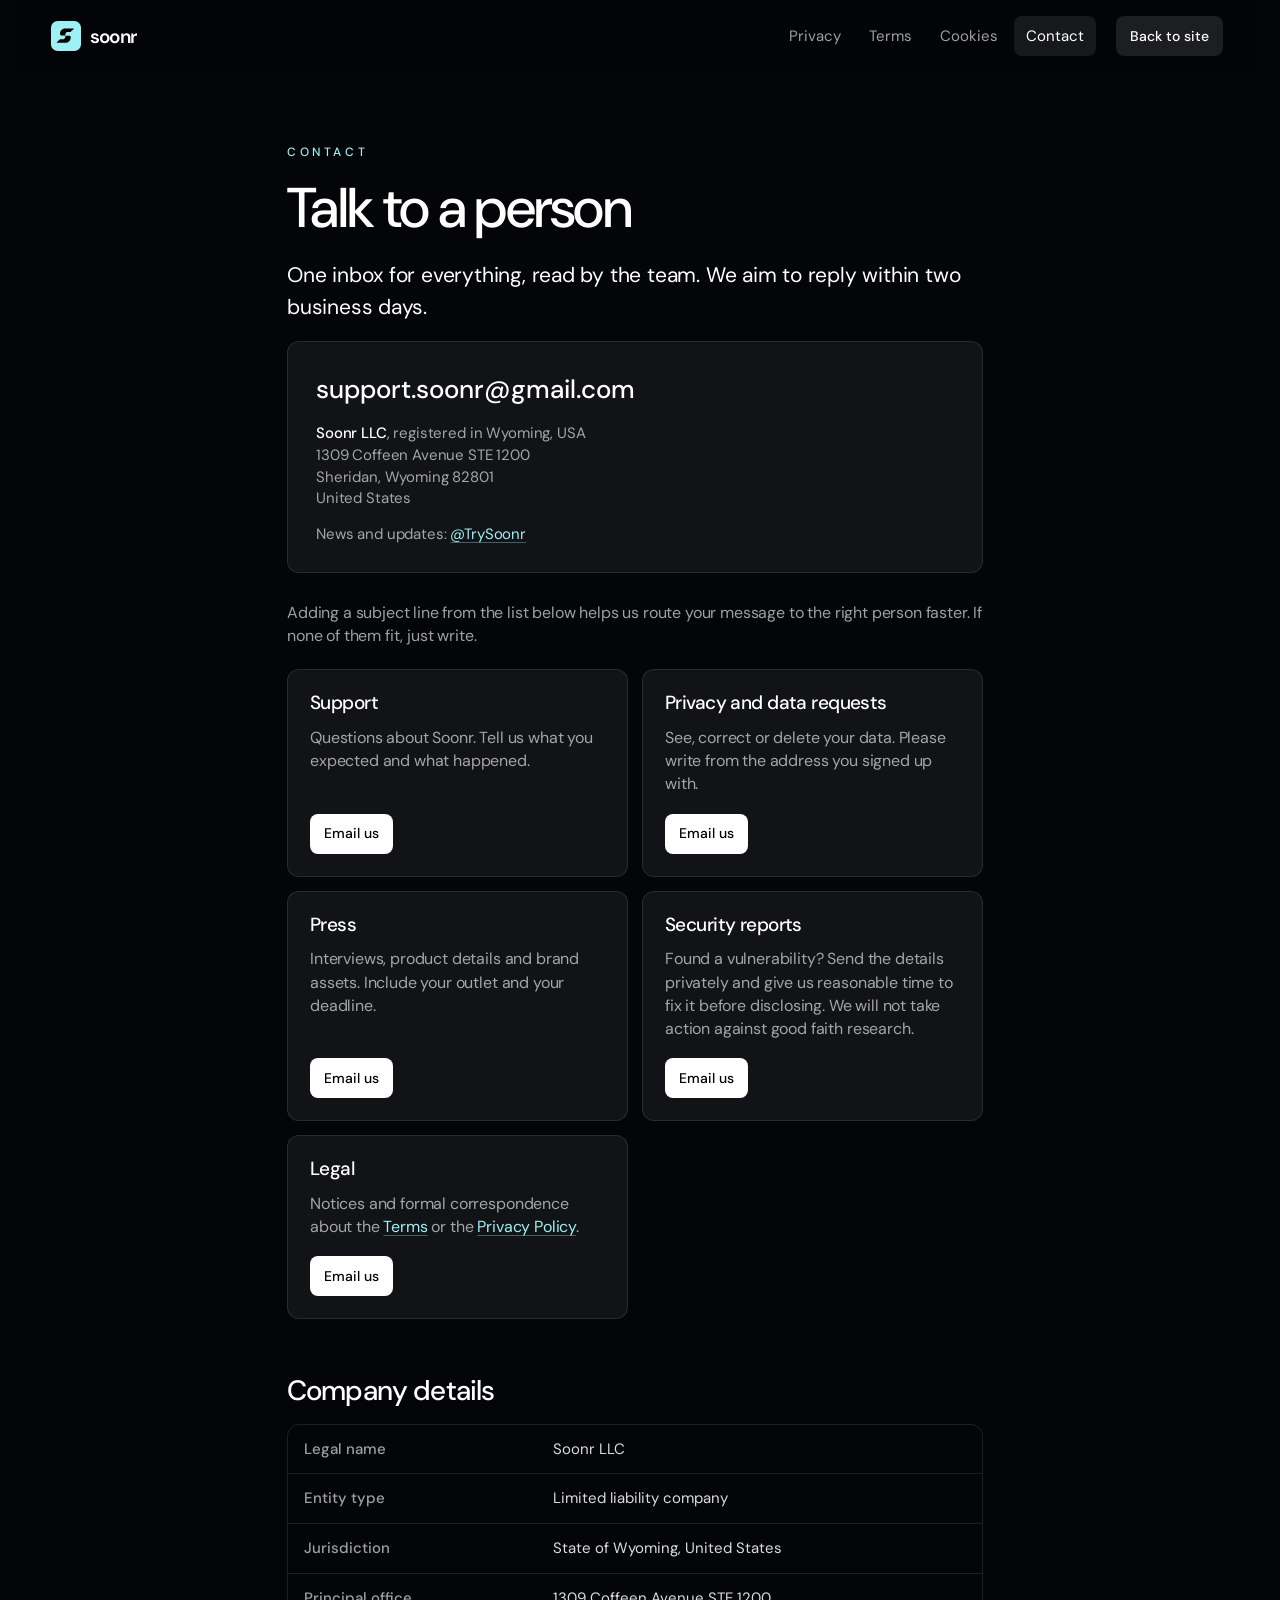
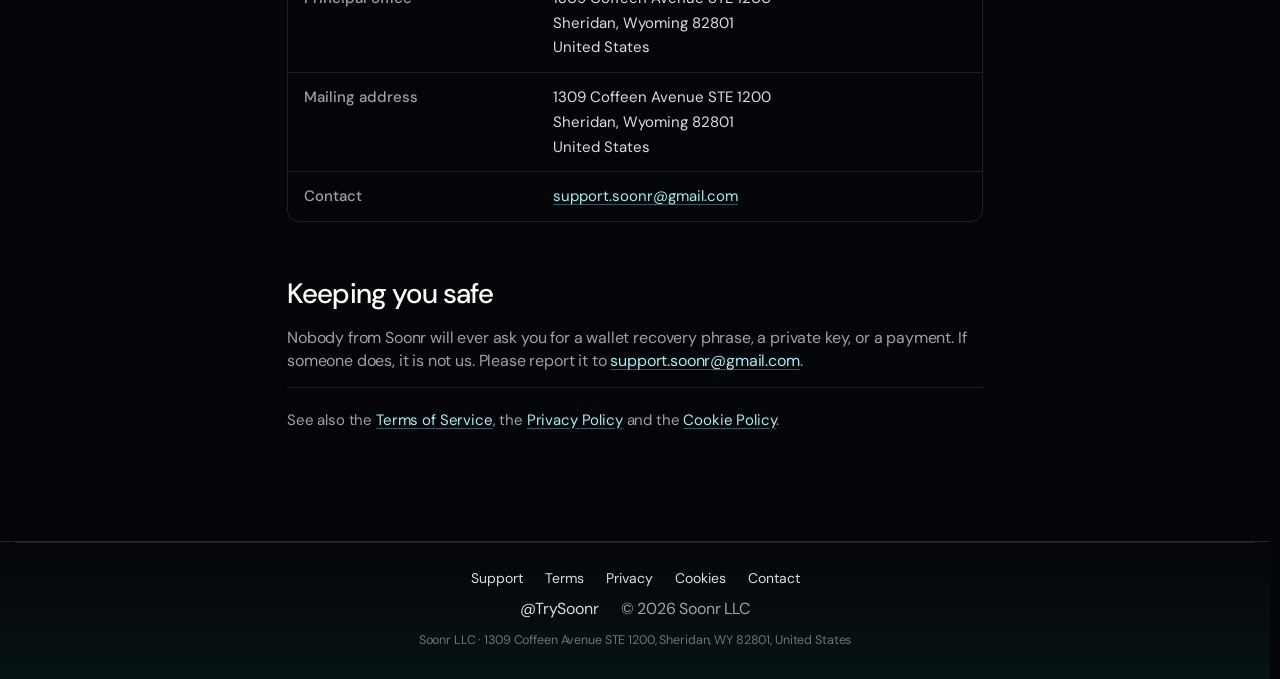
<file: contact.html>
<!doctype html>
<html lang="en">
<head>
<meta charset="utf-8">
<meta name="viewport" content="width=device-width, initial-scale=1, viewport-fit=cover">
<title>Contact · Soonr</title>
<meta name="description" content="How to reach Soonr LLC.">
<meta name="theme-color" content="#040508">
<link rel="icon" href="assets/favicon.svg" type="image/svg+xml">
<link rel="preconnect" href="https://fonts.googleapis.com">
<link rel="preconnect" href="https://fonts.gstatic.com" crossorigin>
<link href="https://fonts.googleapis.com/css2?family=DM+Sans:opsz,wght@9..40,300;9..40,400;9..40,500;9..40,600&family=Inter:wght@400;500;600;700&display=swap" rel="stylesheet">
<link rel="stylesheet" href="css/style.css?v=65">
<link rel="stylesheet" href="css/legal.css?v=2">
</head>
<body class="legal">
<svg width="0" height="0" style="position:absolute" aria-hidden="true">
  <symbol id="s-mark" viewBox="180 240 690 550">
    <path d="M497.5 259.0C486.9 259.8, 461.6 265.0, 454 268.0C451.5 268.9, 446.8 270.8, 443.5 272.0C422.3 280.1, 396.7 297.3, 378.7 315.4C351.0 343.4, 331.1 382.5, 325.1 420.8C323.1 433.8, 323.6 462.6, 326.1 470.6C332.8 492.7, 347.8 506.2, 372.5 512.5L382.4 515 447.1 515C482.7 515, 512.5 514.7, 513.4 514.4C514.8 513.9, 515.0 511.0, 515.0 493.1C515.1 481.8, 515.5 468.0, 516.0 462.4C518.5 434.0, 535.4 408.9, 561.5 394.5C577.4 385.8, 584.7 385.0, 651.3 385.0C696.1 385.0, 706.7 384.7, 709.3 383.6C711.9 382.5, 820.7 274.4, 829.9 263.8C835.3 257.6, 846.0 258.0, 668.6 258.1C580.0 258.2, 503 258.6, 497.5 259.0M518.2 517.2C517.5 518.1, 517.0 529.0, 516.8 548.5C516.4 578.3, 516.4 578.6, 513.6 587C503.6 617.1, 480.7 637.7, 450.3 643.9C440.7 645.9, 437.1 646, 383.0 646C336.1 646, 325.4 646.2, 323.2 647.4C319.9 649.1, 202.9 766.2, 201.6 769.0C201.0 770.3, 201.0 771.4, 201.6 772.0C202.9 773.3, 535.4 773.3, 543.5 772.1C609.2 761.8, 662.8 722.2, 691.9 662.5C708.7 628.0, 714.4 574.3, 703.6 551.5C696.9 537.2, 686.5 527.7, 669.5 520.4L660.5 516.5 589.9 516.2C532.9 516.0, 519.1 516.2, 518.2 517.2"/>
  </symbol>
</svg>
<a class="skip" href="#doc">Skip to content</a>
<header class="legal-top">
  <a class="dock-brand" href="index.html" aria-label="Soonr home"><span class="tile"><svg><use href="#s-mark"/></svg></span><span class="dock-name">soonr</span></a>
  <nav class="legal-nav" aria-label="Legal"><a href="privacy.html">Privacy</a><a href="terms.html">Terms</a><a href="cookies.html">Cookies</a><a href="contact.html" aria-current="page">Contact</a></nav>
  <a class="tf-btn apk-btn" href="index.html">Back to site</a>
</header>

<main class="doc" id="doc">

  <p class="eyebrow">Contact</p>
  <h1>Talk to a person</h1>

  <p class="standfirst">
    One inbox for everything, read by the team. We aim to reply within two
    business days.
  </p>

  <div class="inbox">
    <a class="address" href="mailto:support.soonr@gmail.com">support.soonr@gmail.com</a>
    <p class="entity">
      <strong>Soonr LLC</strong>, registered in Wyoming, USA<br>
      1309 Coffeen Avenue STE 1200<br>
      Sheridan, Wyoming 82801<br>
      United States
    </p>
    <p class="entity">
      News and updates: <a href="https://x.com/TrySoonr" rel="me noopener" target="_blank">@TrySoonr</a>
    </p>
  </div>

  <p>
    Adding a subject line from the list below helps us route your message to the
    right person faster. If none of them fit, just write.
  </p>

  <div class="routes">
    <div class="route">
      <h3>Support</h3>
      <p>
        Questions about Soonr. Tell us what you expected and what happened.
      </p>
      <a class="tf-btn" href="mailto:support.soonr@gmail.com?subject=Support">Email us</a>
    </div>
    <div class="route">
      <h3>Privacy and data requests</h3>
      <p>
        See, correct or delete your data. Please write from the address you signed up with.
      </p>
      <a class="tf-btn" href="mailto:support.soonr@gmail.com?subject=Privacy%20request">Email us</a>
    </div>
    <div class="route">
      <h3>Press</h3>
      <p>
        Interviews, product details and brand assets. Include your outlet and your deadline.
      </p>
      <a class="tf-btn" href="mailto:support.soonr@gmail.com?subject=Press">Email us</a>
    </div>
    <div class="route">
      <h3>Security reports</h3>
      <p>
        Found a vulnerability? Send the details privately and give us reasonable time to fix it before disclosing. We will not take action against good faith research.
      </p>
      <a class="tf-btn" href="mailto:support.soonr@gmail.com?subject=Security%20report">Email us</a>
    </div>
    <div class="route">
      <h3>Legal</h3>
      <p>
        Notices and formal correspondence about the <a href="terms.html">Terms</a> or the <a href="privacy.html">Privacy Policy</a>.
      </p>
      <a class="tf-btn" href="mailto:support.soonr@gmail.com?subject=Legal">Email us</a>
    </div>
  </div>

  <h2 id="company">Company details</h2>
  <div class="table-wrap">
    <table>
      <tbody>
        <tr><th>Legal name</th><td>Soonr LLC</td></tr>
        <tr><th>Entity type</th><td>Limited liability company</td></tr>
        <tr><th>Jurisdiction</th><td>State of Wyoming, United States</td></tr>
        <tr><th>Principal office</th><td>1309 Coffeen Avenue STE 1200<br>Sheridan, Wyoming 82801<br>United States</td></tr>
        <tr><th>Mailing address</th><td>1309 Coffeen Avenue STE 1200<br>Sheridan, Wyoming 82801<br>United States</td></tr>
        <tr><th>Contact</th><td><a href="mailto:support.soonr@gmail.com">support.soonr@gmail.com</a></td></tr>
      </tbody>
    </table>
  </div>

  <h2 id="notfound">Keeping you safe</h2>
  <p>
    Nobody from Soonr will ever ask you for a wallet recovery phrase, a private
    key, or a payment.
    If someone does, it is not us. Please report it to
    <a href="mailto:support.soonr@gmail.com?subject=Impersonation">support.soonr@gmail.com</a>.
  </p>

  <p class="doc-foot">
    See also the <a href="terms.html">Terms of Service</a>, the
    <a href="privacy.html">Privacy Policy</a> and the
    <a href="cookies.html">Cookie Policy</a>.
  </p>

</main>

<footer class="foot legal-foot">
  <div class="wrap foot-bottom">
    <nav class="legal-links" aria-label="Legal">
      <a href="mailto:support.soonr@gmail.com">Support</a>
      <a href="terms.html">Terms</a>
      <a href="privacy.html">Privacy</a>
      <a href="cookies.html">Cookies</a>
      <a href="contact.html">Contact</a>
    </nav>
    <p><a href="https://x.com/TrySoonr" target="_blank" rel="noopener">@TrySoonr</a><span>© 2026 Soonr LLC</span></p>
    <p class="legal-addr">Soonr LLC · 1309 Coffeen Avenue STE 1200, Sheridan, WY 82801, United States</p>
  </div>
</footer>
</body>
</html>
</file>
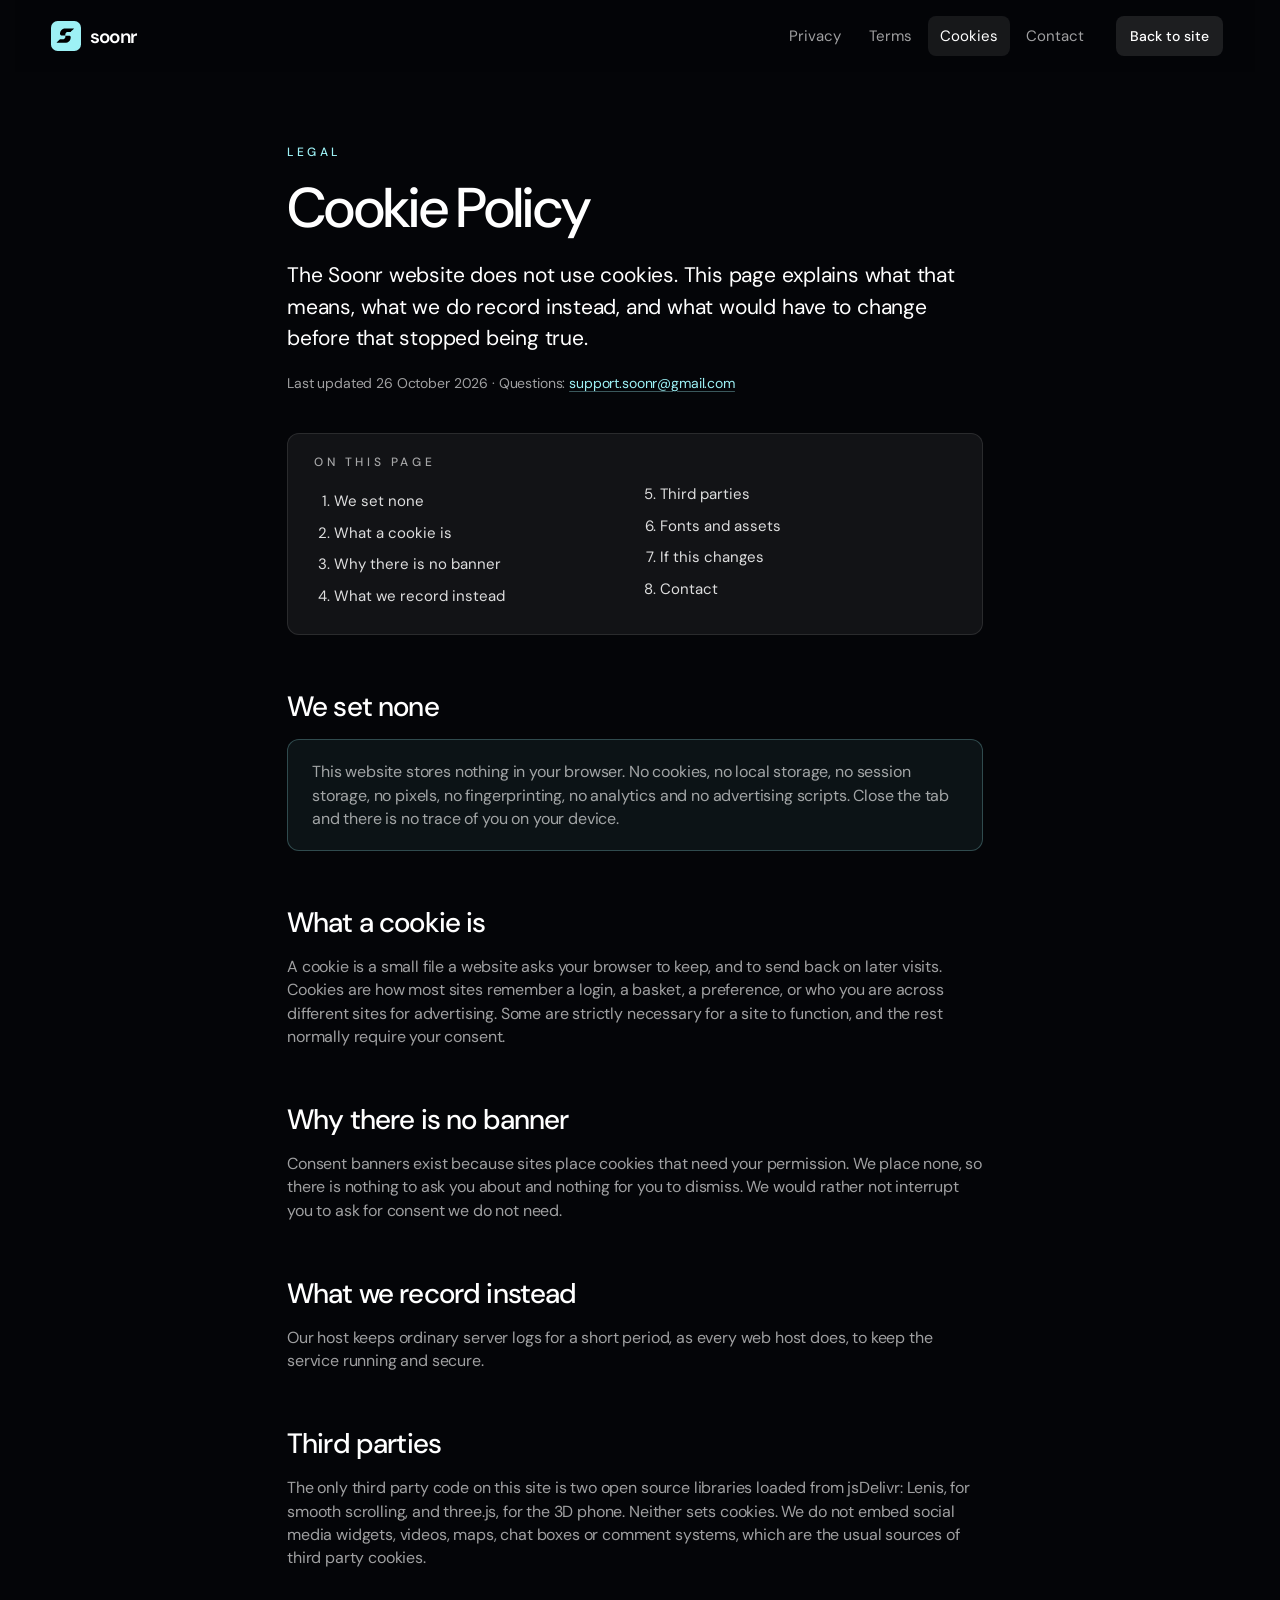
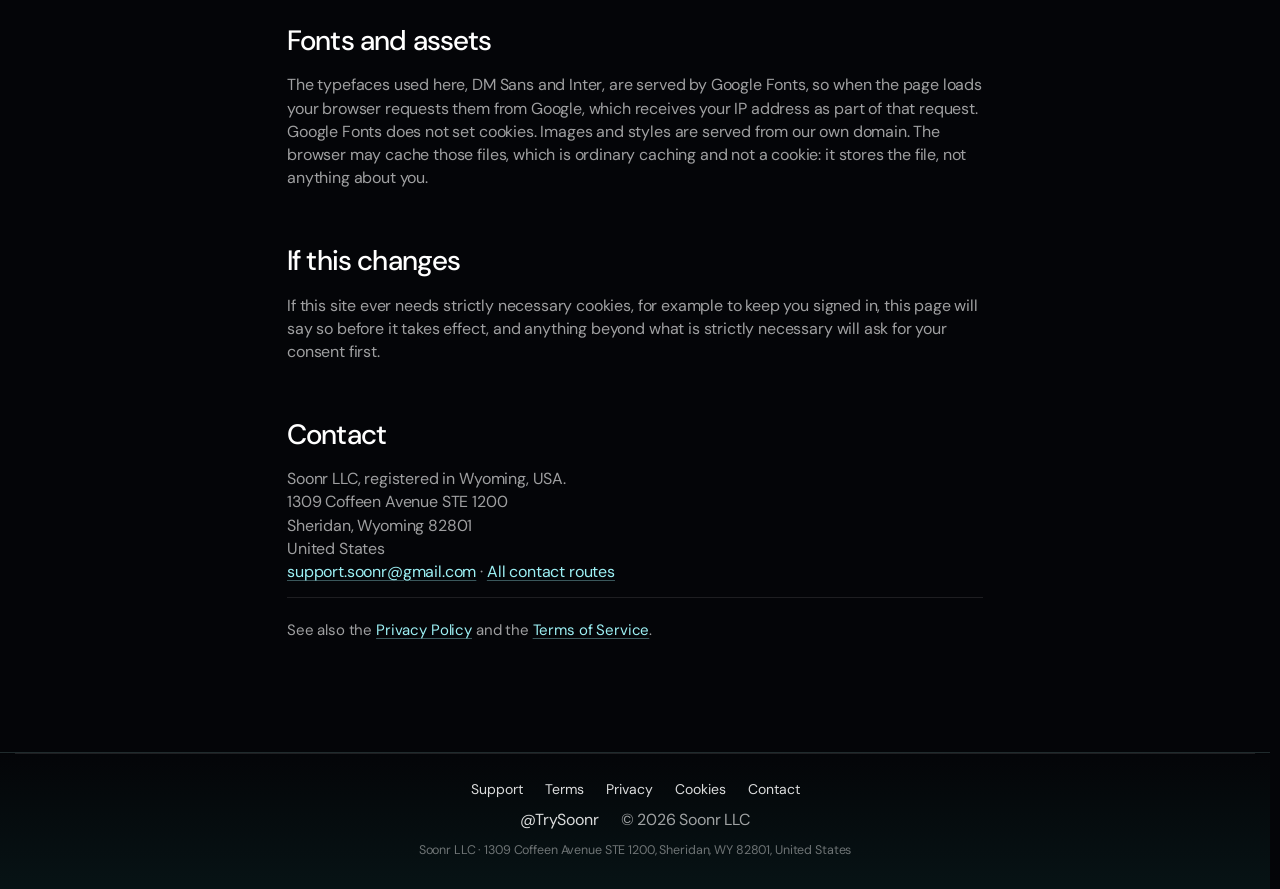
<file: cookies.html>
<!doctype html>
<html lang="en">
<head>
<meta charset="utf-8">
<meta name="viewport" content="width=device-width, initial-scale=1, viewport-fit=cover">
<title>Cookie Policy · Soonr</title>
<meta name="description" content="The Soonr website does not use cookies.">
<meta name="theme-color" content="#040508">
<link rel="icon" href="assets/favicon.svg" type="image/svg+xml">
<link rel="preconnect" href="https://fonts.googleapis.com">
<link rel="preconnect" href="https://fonts.gstatic.com" crossorigin>
<link href="https://fonts.googleapis.com/css2?family=DM+Sans:opsz,wght@9..40,300;9..40,400;9..40,500;9..40,600&family=Inter:wght@400;500;600;700&display=swap" rel="stylesheet">
<link rel="stylesheet" href="css/style.css?v=65">
<link rel="stylesheet" href="css/legal.css?v=2">
</head>
<body class="legal">
<svg width="0" height="0" style="position:absolute" aria-hidden="true">
  <symbol id="s-mark" viewBox="180 240 690 550">
    <path d="M497.5 259.0C486.9 259.8, 461.6 265.0, 454 268.0C451.5 268.9, 446.8 270.8, 443.5 272.0C422.3 280.1, 396.7 297.3, 378.7 315.4C351.0 343.4, 331.1 382.5, 325.1 420.8C323.1 433.8, 323.6 462.6, 326.1 470.6C332.8 492.7, 347.8 506.2, 372.5 512.5L382.4 515 447.1 515C482.7 515, 512.5 514.7, 513.4 514.4C514.8 513.9, 515.0 511.0, 515.0 493.1C515.1 481.8, 515.5 468.0, 516.0 462.4C518.5 434.0, 535.4 408.9, 561.5 394.5C577.4 385.8, 584.7 385.0, 651.3 385.0C696.1 385.0, 706.7 384.7, 709.3 383.6C711.9 382.5, 820.7 274.4, 829.9 263.8C835.3 257.6, 846.0 258.0, 668.6 258.1C580.0 258.2, 503 258.6, 497.5 259.0M518.2 517.2C517.5 518.1, 517.0 529.0, 516.8 548.5C516.4 578.3, 516.4 578.6, 513.6 587C503.6 617.1, 480.7 637.7, 450.3 643.9C440.7 645.9, 437.1 646, 383.0 646C336.1 646, 325.4 646.2, 323.2 647.4C319.9 649.1, 202.9 766.2, 201.6 769.0C201.0 770.3, 201.0 771.4, 201.6 772.0C202.9 773.3, 535.4 773.3, 543.5 772.1C609.2 761.8, 662.8 722.2, 691.9 662.5C708.7 628.0, 714.4 574.3, 703.6 551.5C696.9 537.2, 686.5 527.7, 669.5 520.4L660.5 516.5 589.9 516.2C532.9 516.0, 519.1 516.2, 518.2 517.2"/>
  </symbol>
</svg>
<a class="skip" href="#doc">Skip to content</a>
<header class="legal-top">
  <a class="dock-brand" href="index.html" aria-label="Soonr home"><span class="tile"><svg><use href="#s-mark"/></svg></span><span class="dock-name">soonr</span></a>
  <nav class="legal-nav" aria-label="Legal"><a href="privacy.html">Privacy</a><a href="terms.html">Terms</a><a href="cookies.html" aria-current="page">Cookies</a><a href="contact.html">Contact</a></nav>
  <a class="tf-btn apk-btn" href="index.html">Back to site</a>
</header>

<main class="doc" id="doc">

  <p class="eyebrow">Legal</p>
  <h1>Cookie Policy</h1>

  <p class="standfirst">
    The Soonr website does not use cookies. This page explains what that means,
    what we do record instead, and what would have to change before that stopped
    being true.
  </p>

  <p class="meta">
    Last updated 26 October 2026 · Questions: <a href="mailto:support.soonr@gmail.com">support.soonr@gmail.com</a>
  </p>

  <nav class="toc" aria-label="On this page">
    <h2>On this page</h2>
    <ol>
      <li><a href="#none">We set none</a></li>
      <li><a href="#whatis">What a cookie is</a></li>
      <li><a href="#banner">Why there is no banner</a></li>
      <li><a href="#instead">What we record instead</a></li>
      <li><a href="#third">Third parties</a></li>
      <li><a href="#fonts">Fonts and assets</a></li>
      <li><a href="#future">If this changes</a></li>
      <li><a href="#contact">Contact</a></li>
    </ol>
  </nav>

  <h2 id="none">We set none</h2>
  <div class="callout">
    <p>
      This website stores nothing in your browser. No cookies, no local storage,
      no session storage, no pixels, no fingerprinting, no analytics and no
      advertising scripts. Close the tab and there is no trace of you on your
      device.
    </p>
  </div>

  <h2 id="whatis">What a cookie is</h2>
  <p>
    A cookie is a small file a website asks your browser to keep, and to send
    back on later visits. Cookies are how most sites remember a login, a basket,
    a preference, or who you are across different sites for advertising. Some
    are strictly necessary for a site to function, and the rest normally require
    your consent.
  </p>

  <h2 id="banner">Why there is no banner</h2>
  <p>
    Consent banners exist because sites place cookies that need your permission.
    We place none, so there is nothing to ask you about and nothing for you to
    dismiss. We would rather not interrupt you to ask for consent we do not
    need.
  </p>

  <h2 id="instead">What we record instead</h2>
  <p>
    Our host keeps ordinary server logs for a short period, as every web
    host does, to keep the service running and secure.
  </p>

  <h2 id="third">Third parties</h2>
  <p>
    The only third party code on this site is two open source libraries loaded
    from jsDelivr: Lenis, for smooth scrolling, and three.js, for the 3D phone.
    Neither sets cookies. We do not embed social media widgets, videos, maps,
    chat boxes or comment systems, which are the usual sources of third party
    cookies.
  </p>

  <h2 id="fonts">Fonts and assets</h2>
  <p>
    The typefaces used here, DM Sans and Inter, are served by Google Fonts, so
    when the page loads your browser requests them from Google, which receives
    your IP address as part of that request. Google Fonts does not set cookies.
    Images and styles are served from our own domain. The browser may cache those
    files, which is ordinary caching and not a cookie: it stores the file, not
    anything about you.
  </p>

  <h2 id="future">If this changes</h2>
  <p>
    If this site ever needs strictly necessary cookies, for example to keep you
    signed in, this page will say so before it takes effect, and anything beyond
    what is strictly necessary will ask for your consent first.
  </p>

  <h2 id="contact">Contact</h2>
  <p>
    Soonr LLC, registered in Wyoming, USA.<br>
    1309 Coffeen Avenue STE 1200<br>
    Sheridan, Wyoming 82801<br>
    United States<br>
    <a href="mailto:support.soonr@gmail.com">support.soonr@gmail.com</a> &middot;
    <a href="contact.html">All contact routes</a>
  </p>

  <p class="doc-foot">
    See also the <a href="privacy.html">Privacy Policy</a> and the
    <a href="terms.html">Terms of Service</a>.
  </p>

</main>

<footer class="foot legal-foot">
  <div class="wrap foot-bottom">
    <nav class="legal-links" aria-label="Legal">
      <a href="mailto:support.soonr@gmail.com">Support</a>
      <a href="terms.html">Terms</a>
      <a href="privacy.html">Privacy</a>
      <a href="cookies.html">Cookies</a>
      <a href="contact.html">Contact</a>
    </nav>
    <p><a href="https://x.com/TrySoonr" target="_blank" rel="noopener">@TrySoonr</a><span>© 2026 Soonr LLC</span></p>
    <p class="legal-addr">Soonr LLC · 1309 Coffeen Avenue STE 1200, Sheridan, WY 82801, United States</p>
  </div>
</footer>
</body>
</html>
</file>
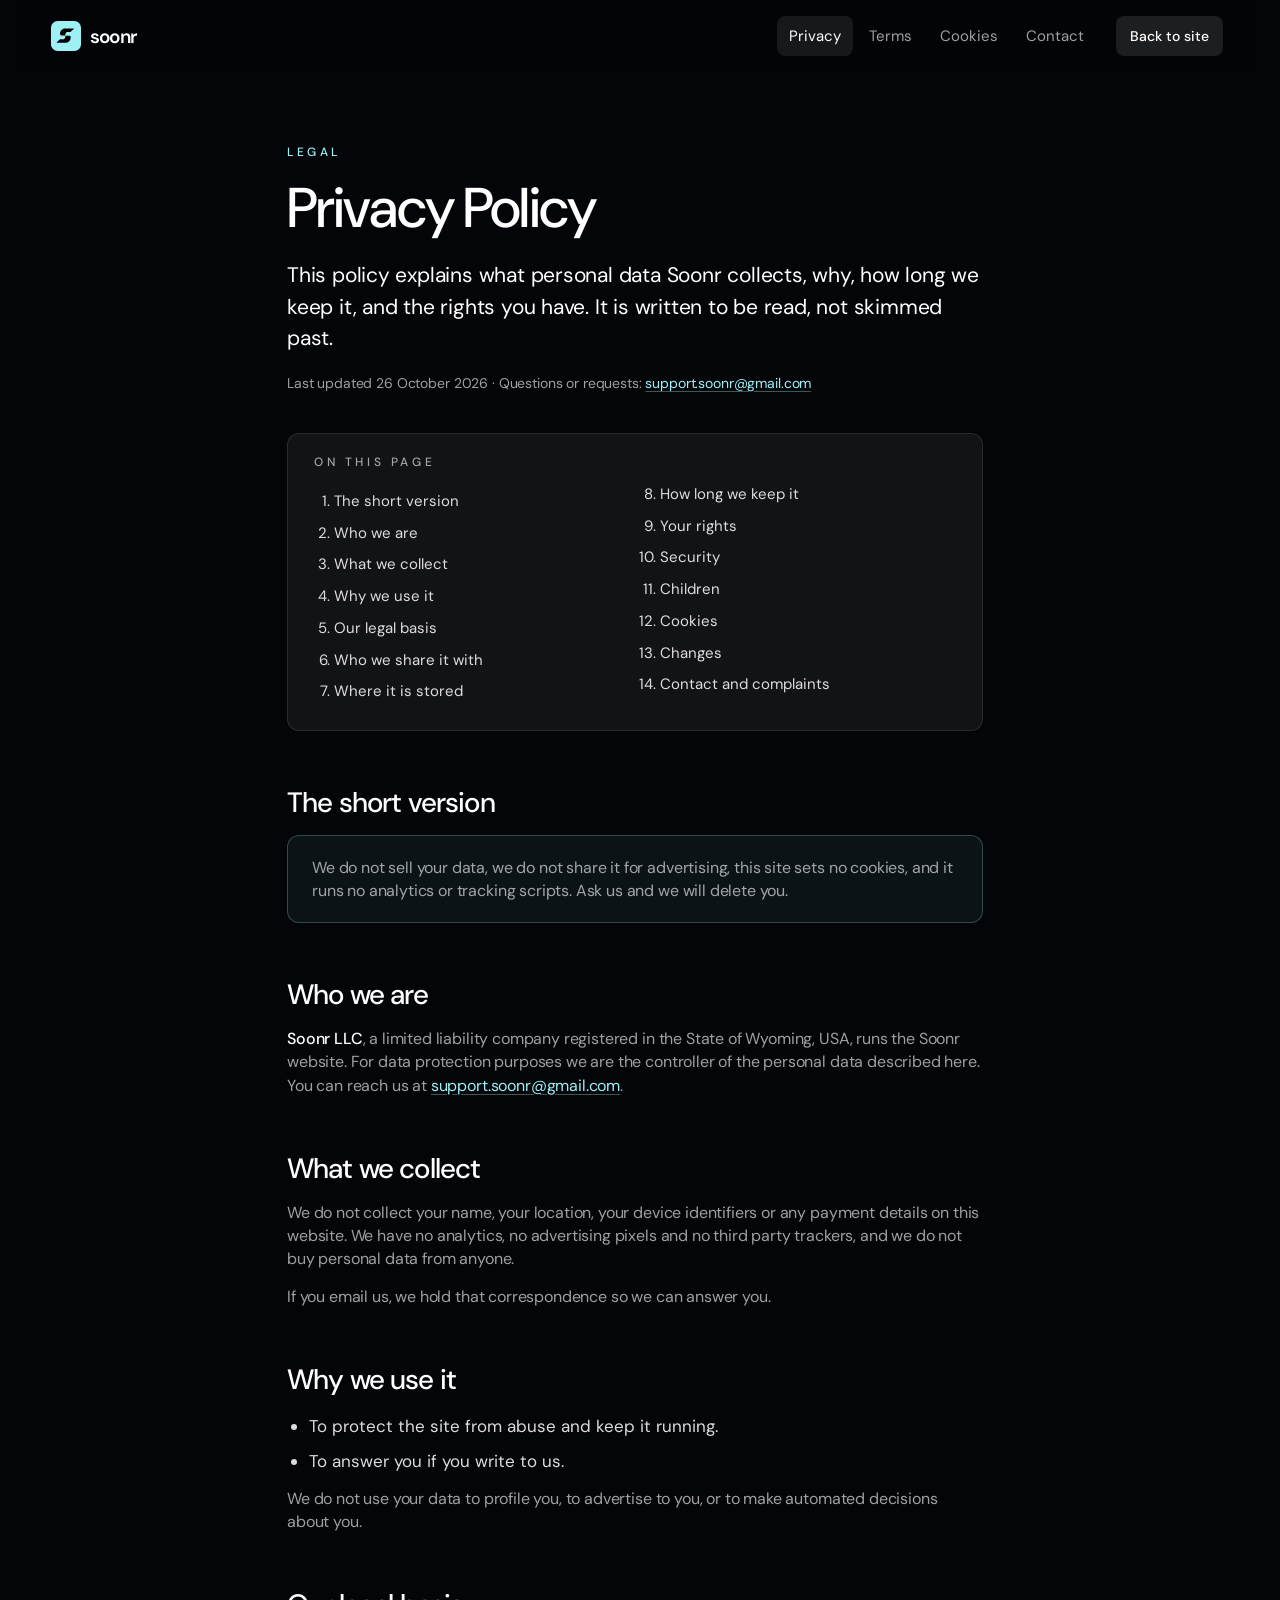
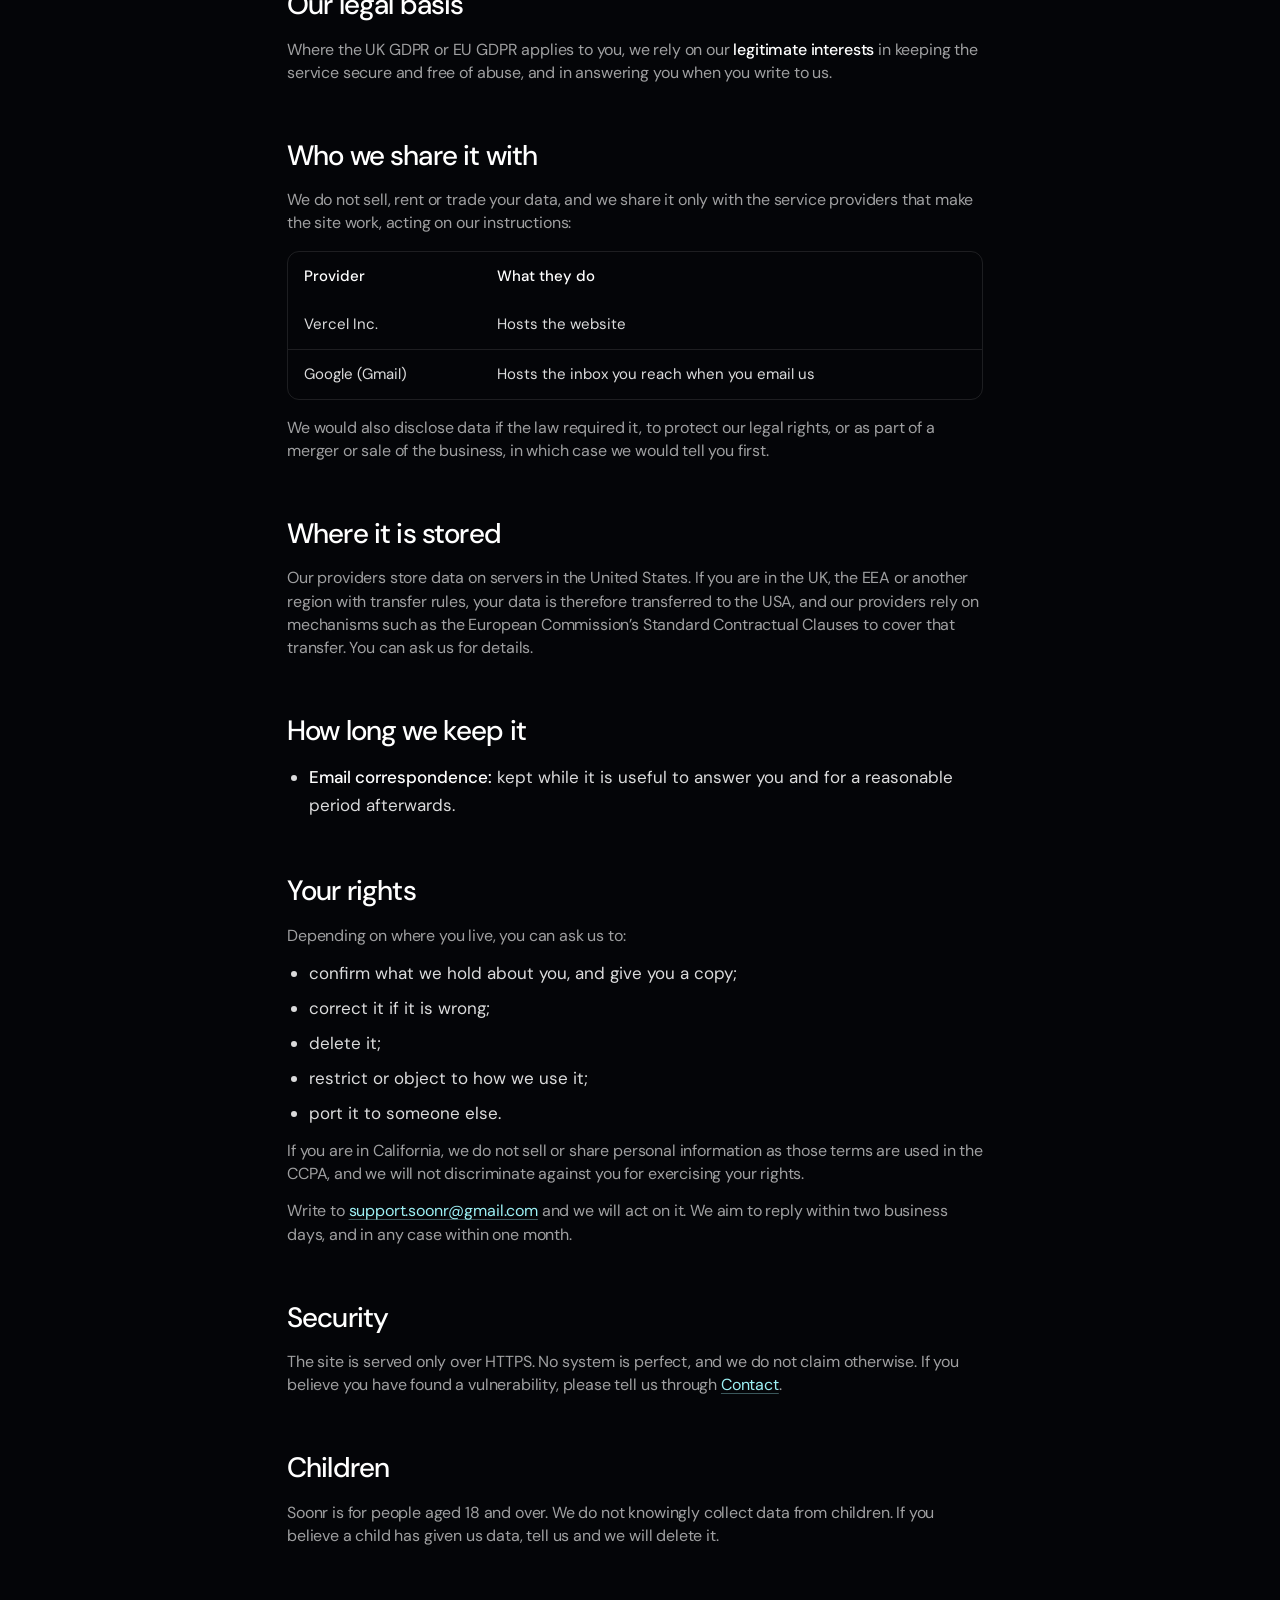
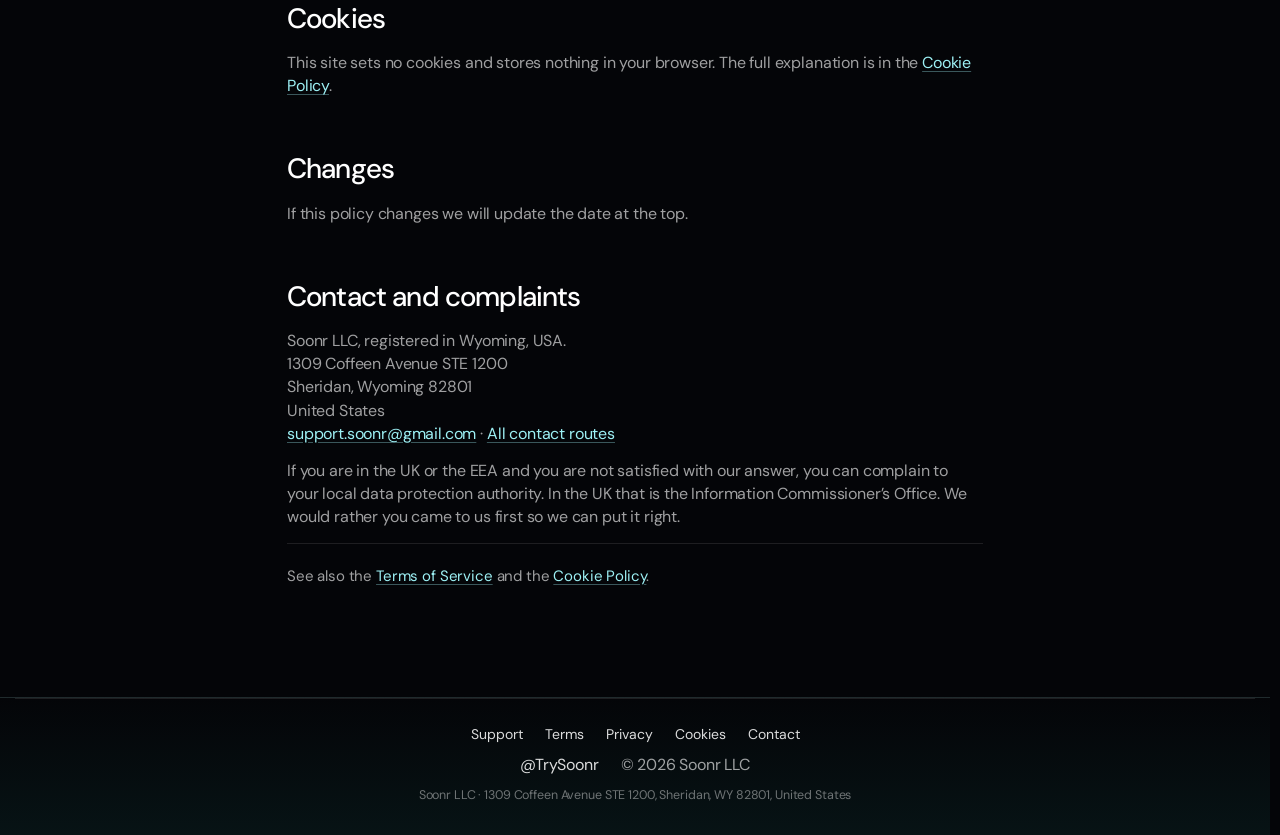
<file: privacy.html>
<!doctype html>
<html lang="en">
<head>
<meta charset="utf-8">
<meta name="viewport" content="width=device-width, initial-scale=1, viewport-fit=cover">
<title>Privacy Policy · Soonr</title>
<meta name="description" content="What personal data Soonr collects, why, how long we keep it, and your rights.">
<meta name="theme-color" content="#040508">
<link rel="icon" href="assets/favicon.svg" type="image/svg+xml">
<link rel="preconnect" href="https://fonts.googleapis.com">
<link rel="preconnect" href="https://fonts.gstatic.com" crossorigin>
<link href="https://fonts.googleapis.com/css2?family=DM+Sans:opsz,wght@9..40,300;9..40,400;9..40,500;9..40,600&family=Inter:wght@400;500;600;700&display=swap" rel="stylesheet">
<link rel="stylesheet" href="css/style.css?v=65">
<link rel="stylesheet" href="css/legal.css?v=2">
</head>
<body class="legal">
<svg width="0" height="0" style="position:absolute" aria-hidden="true">
  <symbol id="s-mark" viewBox="180 240 690 550">
    <path d="M497.5 259.0C486.9 259.8, 461.6 265.0, 454 268.0C451.5 268.9, 446.8 270.8, 443.5 272.0C422.3 280.1, 396.7 297.3, 378.7 315.4C351.0 343.4, 331.1 382.5, 325.1 420.8C323.1 433.8, 323.6 462.6, 326.1 470.6C332.8 492.7, 347.8 506.2, 372.5 512.5L382.4 515 447.1 515C482.7 515, 512.5 514.7, 513.4 514.4C514.8 513.9, 515.0 511.0, 515.0 493.1C515.1 481.8, 515.5 468.0, 516.0 462.4C518.5 434.0, 535.4 408.9, 561.5 394.5C577.4 385.8, 584.7 385.0, 651.3 385.0C696.1 385.0, 706.7 384.7, 709.3 383.6C711.9 382.5, 820.7 274.4, 829.9 263.8C835.3 257.6, 846.0 258.0, 668.6 258.1C580.0 258.2, 503 258.6, 497.5 259.0M518.2 517.2C517.5 518.1, 517.0 529.0, 516.8 548.5C516.4 578.3, 516.4 578.6, 513.6 587C503.6 617.1, 480.7 637.7, 450.3 643.9C440.7 645.9, 437.1 646, 383.0 646C336.1 646, 325.4 646.2, 323.2 647.4C319.9 649.1, 202.9 766.2, 201.6 769.0C201.0 770.3, 201.0 771.4, 201.6 772.0C202.9 773.3, 535.4 773.3, 543.5 772.1C609.2 761.8, 662.8 722.2, 691.9 662.5C708.7 628.0, 714.4 574.3, 703.6 551.5C696.9 537.2, 686.5 527.7, 669.5 520.4L660.5 516.5 589.9 516.2C532.9 516.0, 519.1 516.2, 518.2 517.2"/>
  </symbol>
</svg>
<a class="skip" href="#doc">Skip to content</a>
<header class="legal-top">
  <a class="dock-brand" href="index.html" aria-label="Soonr home"><span class="tile"><svg><use href="#s-mark"/></svg></span><span class="dock-name">soonr</span></a>
  <nav class="legal-nav" aria-label="Legal"><a href="privacy.html" aria-current="page">Privacy</a><a href="terms.html">Terms</a><a href="cookies.html">Cookies</a><a href="contact.html">Contact</a></nav>
  <a class="tf-btn apk-btn" href="index.html">Back to site</a>
</header>

<main class="doc" id="doc">

  <p class="eyebrow">Legal</p>
  <h1>Privacy Policy</h1>

  <p class="standfirst">
    This policy explains what personal data Soonr collects, why, how long we
    keep it, and the rights you have. It is written to be read, not skimmed
    past.
  </p>

  <p class="meta">
    Last updated 26 October 2026 · Questions or requests: <a href="mailto:support.soonr@gmail.com">support.soonr@gmail.com</a>
  </p>

  <nav class="toc" aria-label="On this page">
    <h2>On this page</h2>
    <ol>
      <li><a href="#summary">The short version</a></li>
      <li><a href="#who">Who we are</a></li>
      <li><a href="#collect">What we collect</a></li>
      <li><a href="#why">Why we use it</a></li>
      <li><a href="#basis">Our legal basis</a></li>
      <li><a href="#share">Who we share it with</a></li>
      <li><a href="#transfers">Where it is stored</a></li>
      <li><a href="#keep">How long we keep it</a></li>
      <li><a href="#rights">Your rights</a></li>
      <li><a href="#security">Security</a></li>
      <li><a href="#children">Children</a></li>
      <li><a href="#cookies">Cookies</a></li>
      <li><a href="#changes">Changes</a></li>
      <li><a href="#contact">Contact and complaints</a></li>
    </ol>
  </nav>

  <h2 id="summary">The short version</h2>
  <div class="callout">
    <p>
      We do not sell your data, we do not share it for advertising, this site
      sets no cookies, and it runs no analytics or tracking scripts. Ask us and
      we will delete you.
    </p>
  </div>

  <h2 id="who">Who we are</h2>
  <p>
    <strong>Soonr LLC</strong>, a limited liability company registered in the
    State of Wyoming, USA, runs the Soonr website. For data protection purposes we are
    the controller of the personal data described here. You can reach us at
    <a href="mailto:support.soonr@gmail.com">support.soonr@gmail.com</a>.
  </p>

  <h2 id="collect">What we collect</h2>
  <p>
    We do not collect your name, your location, your device identifiers or any
    payment details on this website. We have no analytics, no advertising pixels
    and no third party trackers, and we do not buy personal data from anyone.
  </p>
  <p>
    If you email us, we hold that correspondence so we can answer you.
  </p>

  <h2 id="why">Why we use it</h2>
  <ul>
    <li>To protect the site from abuse and keep it running.</li>
    <li>To answer you if you write to us.</li>
  </ul>
  <p>
    We do not use your data to profile you, to advertise to you, or to make
    automated decisions about you.
  </p>

  <h2 id="basis">Our legal basis</h2>
  <p>
    Where the UK GDPR or EU GDPR applies to you, we rely on our
    <strong>legitimate interests</strong> in keeping the service secure and free
    of abuse, and in answering you when you write to us.
  </p>

  <h2 id="share">Who we share it with</h2>
  <p>
    We do not sell, rent or trade your data, and we share it only with the
    service providers that make the site work, acting on our instructions:
  </p>
  <div class="table-wrap">
    <table>
      <thead>
        <tr><th>Provider</th><th>What they do</th></tr>
      </thead>
      <tbody>
        <tr>
          <td>Vercel Inc.</td>
          <td>Hosts the website</td>
        </tr>
        <tr>
          <td>Google (Gmail)</td>
          <td>Hosts the inbox you reach when you email us</td>
        </tr>
      </tbody>
    </table>
  </div>
  <p>
    We would also disclose data if the law required it, to protect our legal
    rights, or as part of a merger or sale of the business, in which case we
    would tell you first.
  </p>

  <h2 id="transfers">Where it is stored</h2>
  <p>
    Our providers store data on servers in the United States. If you are in the
    UK, the EEA or another region with transfer rules, your data is therefore
    transferred to the USA, and our providers rely on mechanisms such as the
    European Commission&rsquo;s Standard Contractual Clauses to cover that
    transfer. You can ask us for details.
  </p>

  <h2 id="keep">How long we keep it</h2>
  <ul>
    <li><strong>Email correspondence:</strong> kept while it is useful to answer you and for a reasonable period afterwards.</li>
  </ul>

  <h2 id="rights">Your rights</h2>
  <p>Depending on where you live, you can ask us to:</p>
  <ul>
    <li>confirm what we hold about you, and give you a copy;</li>
    <li>correct it if it is wrong;</li>
    <li>delete it;</li>
    <li>restrict or object to how we use it;</li>
    <li>port it to someone else.</li>
  </ul>
  <p>
    If you are in California, we do not sell or share personal information as
    those terms are used in the CCPA, and we will not discriminate against you
    for exercising your rights.
  </p>
  <p>
    Write to <a href="mailto:support.soonr@gmail.com">support.soonr@gmail.com</a> and we will act on it. We aim to reply within
    two business days, and in any case within one month.
  </p>

  <h2 id="security">Security</h2>
  <p>
    The site is served only over HTTPS. No system is perfect, and we do not claim
    otherwise. If you believe you have found a vulnerability, please tell us
    through <a href="contact.html">Contact</a>.
  </p>

  <h2 id="children">Children</h2>
  <p>
    Soonr is for people aged 18 and over. We do not knowingly collect data from
    children. If you believe a child has given us data, tell us and we
    will delete it.
  </p>

  <h2 id="cookies">Cookies</h2>
  <p>
    This site sets no cookies and stores nothing in your browser. The full
    explanation is in the <a href="cookies.html">Cookie Policy</a>.
  </p>

  <h2 id="changes">Changes</h2>
  <p>
    If this policy changes we will update the date at the top.
  </p>

  <h2 id="contact">Contact and complaints</h2>
  <p>
    Soonr LLC, registered in Wyoming, USA.<br>
    1309 Coffeen Avenue STE 1200<br>
    Sheridan, Wyoming 82801<br>
    United States<br>
    <a href="mailto:support.soonr@gmail.com">support.soonr@gmail.com</a> &middot;
    <a href="contact.html">All contact routes</a>
  </p>
  <p>
    If you are in the UK or the EEA and you are not satisfied with our answer,
    you can complain to your local data protection authority. In the UK that is
    the Information Commissioner&rsquo;s Office. We would rather you came to us
    first so we can put it right.
  </p>

  <p class="doc-foot">
    See also the <a href="terms.html">Terms of Service</a> and the
    <a href="cookies.html">Cookie Policy</a>.
  </p>

</main>

<footer class="foot legal-foot">
  <div class="wrap foot-bottom">
    <nav class="legal-links" aria-label="Legal">
      <a href="mailto:support.soonr@gmail.com">Support</a>
      <a href="terms.html">Terms</a>
      <a href="privacy.html">Privacy</a>
      <a href="cookies.html">Cookies</a>
      <a href="contact.html">Contact</a>
    </nav>
    <p><a href="https://x.com/TrySoonr" target="_blank" rel="noopener">@TrySoonr</a><span>© 2026 Soonr LLC</span></p>
    <p class="legal-addr">Soonr LLC · 1309 Coffeen Avenue STE 1200, Sheridan, WY 82801, United States</p>
  </div>
</footer>
</body>
</html>
</file>
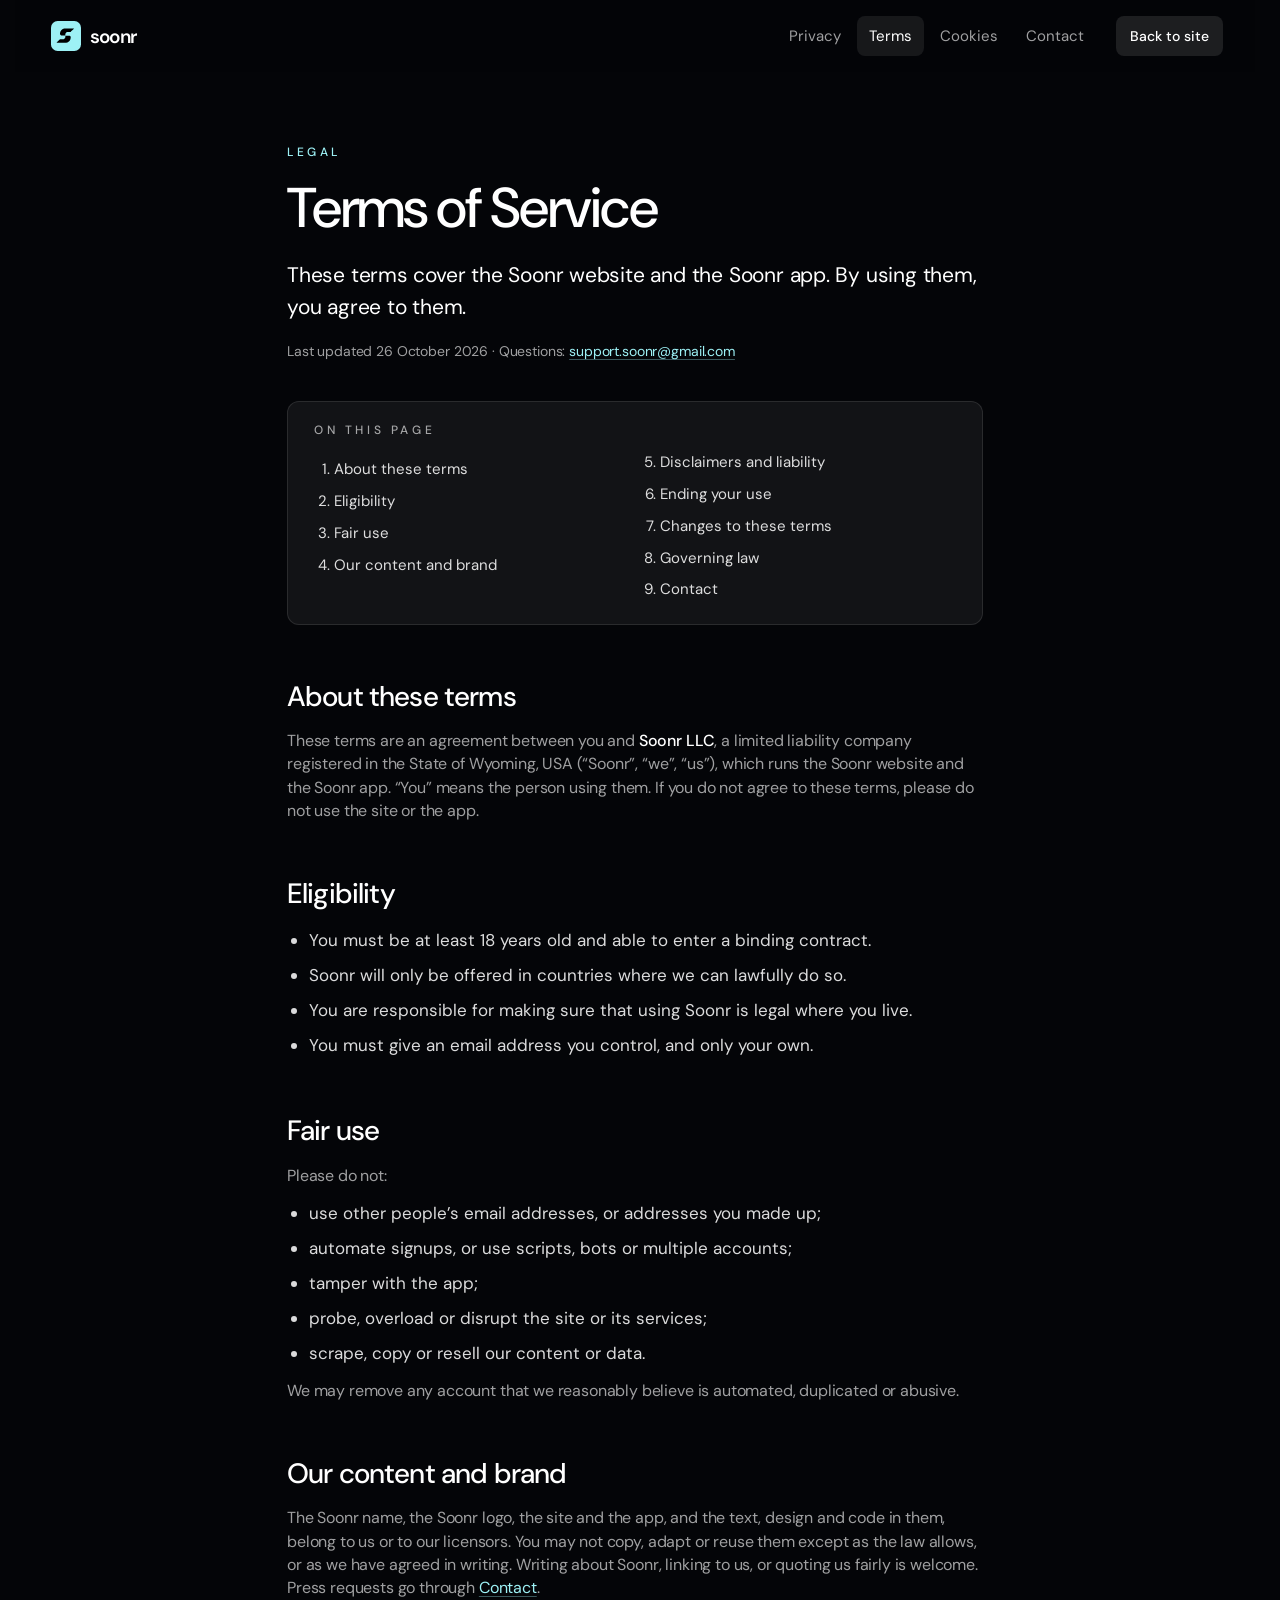
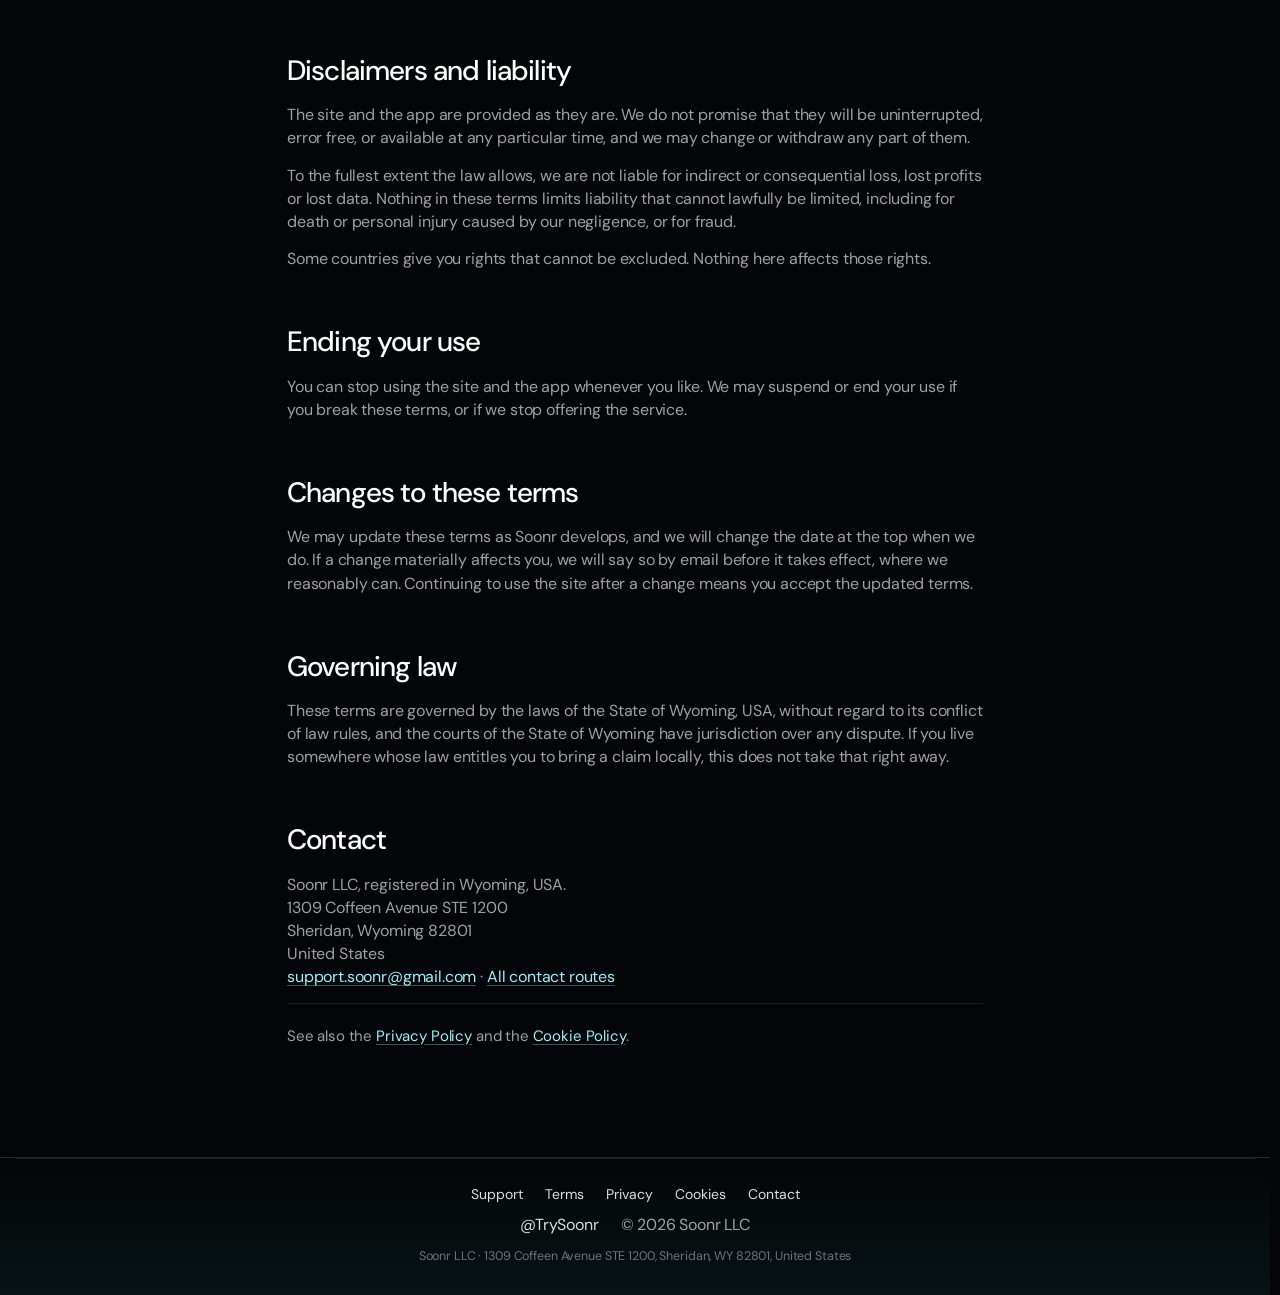
<file: terms.html>
<!doctype html>
<html lang="en">
<head>
<meta charset="utf-8">
<meta name="viewport" content="width=device-width, initial-scale=1, viewport-fit=cover">
<title>Terms of Service · Soonr</title>
<meta name="description" content="The terms for using the Soonr website and app.">
<meta name="theme-color" content="#040508">
<link rel="icon" href="assets/favicon.svg" type="image/svg+xml">
<link rel="preconnect" href="https://fonts.googleapis.com">
<link rel="preconnect" href="https://fonts.gstatic.com" crossorigin>
<link href="https://fonts.googleapis.com/css2?family=DM+Sans:opsz,wght@9..40,300;9..40,400;9..40,500;9..40,600&family=Inter:wght@400;500;600;700&display=swap" rel="stylesheet">
<link rel="stylesheet" href="css/style.css?v=65">
<link rel="stylesheet" href="css/legal.css?v=2">
</head>
<body class="legal">
<svg width="0" height="0" style="position:absolute" aria-hidden="true">
  <symbol id="s-mark" viewBox="180 240 690 550">
    <path d="M497.5 259.0C486.9 259.8, 461.6 265.0, 454 268.0C451.5 268.9, 446.8 270.8, 443.5 272.0C422.3 280.1, 396.7 297.3, 378.7 315.4C351.0 343.4, 331.1 382.5, 325.1 420.8C323.1 433.8, 323.6 462.6, 326.1 470.6C332.8 492.7, 347.8 506.2, 372.5 512.5L382.4 515 447.1 515C482.7 515, 512.5 514.7, 513.4 514.4C514.8 513.9, 515.0 511.0, 515.0 493.1C515.1 481.8, 515.5 468.0, 516.0 462.4C518.5 434.0, 535.4 408.9, 561.5 394.5C577.4 385.8, 584.7 385.0, 651.3 385.0C696.1 385.0, 706.7 384.7, 709.3 383.6C711.9 382.5, 820.7 274.4, 829.9 263.8C835.3 257.6, 846.0 258.0, 668.6 258.1C580.0 258.2, 503 258.6, 497.5 259.0M518.2 517.2C517.5 518.1, 517.0 529.0, 516.8 548.5C516.4 578.3, 516.4 578.6, 513.6 587C503.6 617.1, 480.7 637.7, 450.3 643.9C440.7 645.9, 437.1 646, 383.0 646C336.1 646, 325.4 646.2, 323.2 647.4C319.9 649.1, 202.9 766.2, 201.6 769.0C201.0 770.3, 201.0 771.4, 201.6 772.0C202.9 773.3, 535.4 773.3, 543.5 772.1C609.2 761.8, 662.8 722.2, 691.9 662.5C708.7 628.0, 714.4 574.3, 703.6 551.5C696.9 537.2, 686.5 527.7, 669.5 520.4L660.5 516.5 589.9 516.2C532.9 516.0, 519.1 516.2, 518.2 517.2"/>
  </symbol>
</svg>
<a class="skip" href="#doc">Skip to content</a>
<header class="legal-top">
  <a class="dock-brand" href="index.html" aria-label="Soonr home"><span class="tile"><svg><use href="#s-mark"/></svg></span><span class="dock-name">soonr</span></a>
  <nav class="legal-nav" aria-label="Legal"><a href="privacy.html">Privacy</a><a href="terms.html" aria-current="page">Terms</a><a href="cookies.html">Cookies</a><a href="contact.html">Contact</a></nav>
  <a class="tf-btn apk-btn" href="index.html">Back to site</a>
</header>

<main class="doc" id="doc">

  <p class="eyebrow">Legal</p>
  <h1>Terms of Service</h1>

  <p class="standfirst">
    These terms cover the Soonr website and the Soonr app. By using them, you
    agree to them.
  </p>

  <p class="meta">
    Last updated 26 October 2026 · Questions: <a href="mailto:support.soonr@gmail.com">support.soonr@gmail.com</a>
  </p>

  <nav class="toc" aria-label="On this page">
    <h2>On this page</h2>
    <ol>
      <li><a href="#about">About these terms</a></li>
      <li><a href="#eligibility">Eligibility</a></li>
      <li><a href="#fairuse">Fair use</a></li>
      <li><a href="#content">Our content and brand</a></li>
      <li><a href="#disclaimers">Disclaimers and liability</a></li>
      <li><a href="#ending">Ending your use</a></li>
      <li><a href="#changes">Changes to these terms</a></li>
      <li><a href="#law">Governing law</a></li>
      <li><a href="#contact">Contact</a></li>
    </ol>
  </nav>

  <h2 id="about">About these terms</h2>
  <p>
    These terms are an agreement between you and <strong>Soonr LLC</strong>, a
    limited liability company registered in the State of Wyoming, USA
    (&ldquo;Soonr&rdquo;, &ldquo;we&rdquo;, &ldquo;us&rdquo;), which runs
    the Soonr website and the Soonr app. &ldquo;You&rdquo; means the person using them.
    If you do not agree to these terms, please do not use the site or the app.
  </p>

  <h2 id="eligibility">Eligibility</h2>
  <ul>
    <li>You must be at least 18 years old and able to enter a binding contract.</li>
    <li>Soonr will only be offered in countries where we can lawfully do so.</li>
    <li>You are responsible for making sure that using Soonr is legal where you live.</li>
    <li>You must give an email address you control, and only your own.</li>
  </ul>

  <h2 id="fairuse">Fair use</h2>
  <p>Please do not:</p>
  <ul>
    <li>use other people&rsquo;s email addresses, or addresses you made up;</li>
    <li>automate signups, or use scripts, bots or multiple accounts;</li>
    <li>tamper with the app;</li>
    <li>probe, overload or disrupt the site or its services;</li>
    <li>scrape, copy or resell our content or data.</li>
  </ul>
  <p>
    We may remove any account that we reasonably believe is automated,
    duplicated or abusive.
  </p>

  <h2 id="content">Our content and brand</h2>
  <p>
    The Soonr name, the Soonr logo, the site and the app, and the text, design
    and code in them, belong to us or to our licensors. You may not copy, adapt
    or reuse them except as the law allows, or as we have agreed in writing.
    Writing about Soonr, linking to us, or quoting us fairly is welcome. Press
    requests go through <a href="contact.html">Contact</a>.
  </p>

  <h2 id="disclaimers">Disclaimers and liability</h2>
  <p>
    The site and the app are provided as they are. We do not promise that
    they will be uninterrupted, error free, or available at any particular time,
    and we may change or withdraw any part of them.
  </p>
  <p>
    To the fullest extent the law allows, we are not liable for indirect or
    consequential loss, lost profits or lost data. Nothing in these terms limits
    liability that cannot lawfully be limited, including for death or personal
    injury caused by our negligence, or for fraud.
  </p>
  <p>
    Some countries give you rights that cannot be excluded. Nothing here affects
    those rights.
  </p>

  <h2 id="ending">Ending your use</h2>
  <p>
    You can stop using the site and the app whenever you like. We may suspend or
    end your use if you break these terms, or if we stop offering the service.
  </p>

  <h2 id="changes">Changes to these terms</h2>
  <p>
    We may update these terms as Soonr develops, and we will change the date at
    the top when we do. If a change materially affects you, we will say so by
    email before it takes effect, where we reasonably can. Continuing to use the
    site after a change means you accept the updated terms.
  </p>

  <h2 id="law">Governing law</h2>
  <p>
    These terms are governed by the laws of the State of Wyoming, USA, without
    regard to its conflict of law rules, and the courts of the State of Wyoming
    have jurisdiction over any dispute. If you live somewhere whose law entitles
    you to bring a claim locally, this does not take that right away.
  </p>

  <h2 id="contact">Contact</h2>
  <p>
    Soonr LLC, registered in Wyoming, USA.<br>
    1309 Coffeen Avenue STE 1200<br>
    Sheridan, Wyoming 82801<br>
    United States<br>
    <a href="mailto:support.soonr@gmail.com">support.soonr@gmail.com</a> &middot;
    <a href="contact.html">All contact routes</a>
  </p>

  <p class="doc-foot">
    See also the <a href="privacy.html">Privacy Policy</a> and the
    <a href="cookies.html">Cookie Policy</a>.
  </p>

</main>

<footer class="foot legal-foot">
  <div class="wrap foot-bottom">
    <nav class="legal-links" aria-label="Legal">
      <a href="mailto:support.soonr@gmail.com">Support</a>
      <a href="terms.html">Terms</a>
      <a href="privacy.html">Privacy</a>
      <a href="cookies.html">Cookies</a>
      <a href="contact.html">Contact</a>
    </nav>
    <p><a href="https://x.com/TrySoonr" target="_blank" rel="noopener">@TrySoonr</a><span>© 2026 Soonr LLC</span></p>
    <p class="legal-addr">Soonr LLC · 1309 Coffeen Avenue STE 1200, Sheridan, WY 82801, United States</p>
  </div>
</footer>
</body>
</html>
</file>
<file: css/style.css>
/* ==========================================================
   Soonr — landing page
   Type, labels, buttons and panels follow paceearn.run (DM Sans, white spaced-capital labels,
   8px buttons with a chevron disc, frosted panels over a grainy dot-grid backdrop).
   Layout: the 3D phone stays in the middle of the screen; text on the left, cards on the right.
   ========================================================== */

:root{
  --bg:#040508;
  --text:#ffffff;
  --soft:rgba(255,255,255,.86);
  --muted:rgba(255,255,255,.62);
  --dim:rgba(255,255,255,.42);
  --line:rgba(255,255,255,.1);
  --panel:rgba(255,255,255,.06);
  --accent:#9DF1F5;
  --accent-soft:rgba(157,241,245,.14);
  --ok:#4fd3a1;
  --ease:cubic-bezier(.2,.8,.2,1);
  --band:#071a1c;
  --mid:clamp(300px,27vw,380px);   /* the phone's column */
  --app:"Inter",system-ui,-apple-system,sans-serif;
  --mono:ui-monospace,SFMono-Regular,Menlo,Consolas,monospace;
}

*{box-sizing:border-box;margin:0;padding:0}
html{background:var(--bg);-webkit-text-size-adjust:100%;overflow-x:clip;scrollbar-gutter:stable;scrollbar-width:thin;scrollbar-color:rgba(157,241,245,.45) var(--bg)}
body{background:transparent;color:var(--text);font-family:"DM Sans",system-ui,sans-serif;font-weight:400;-webkit-font-smoothing:antialiased;overflow-x:clip}
img,svg{display:block}
a{color:inherit;text-decoration:none}
ul,ol{list-style:none}
button{font:inherit;color:inherit;background:none;border:0;cursor:pointer}
::selection{background:var(--accent);color:var(--bg)}
main,.foot,section{position:relative}

.wrap{max-width:1240px;margin:0 auto;padding:0 32px}
.cy,.g{color:var(--accent)}
.mono{font-family:var(--mono);font-size:.92em}

/* ---------- Type (Pace) ---------- */
h1{font-size:76px;line-height:1;font-weight:500;letter-spacing:-.03em}
h2{font-size:48px;line-height:1.08;font-weight:500;letter-spacing:-.03em}
h3{font-size:28px;line-height:1.15;font-weight:500;letter-spacing:-.03em}
.label{display:block;font-size:12px;line-height:1;font-weight:500;letter-spacing:.3em;text-transform:uppercase;color:var(--text);margin-bottom:26px}
.lead{font-size:18px;line-height:1.4;font-weight:400;letter-spacing:-.01em;color:var(--soft)}
p{font-size:16px;line-height:1.45;letter-spacing:-.01em;color:var(--muted)}

/* ---------- Tile (the app icon) ---------- */
.tile{display:inline-grid;place-items:center;width:30px;height:30px;border-radius:22%;background:var(--accent);flex:none}
.tile svg{width:64%;height:64%;fill:#000}
.tile.sm{width:28px;height:28px}

/* ---------- Buttons (Pace: 8px, white with a black chevron disc / frosted grey) ---------- */
.btn{display:inline-flex;align-items:center;justify-content:center;gap:10px;height:48px;padding:16px 16px 16px 24px;border-radius:8px;font:400 16px/1 "DM Sans",sans-serif;letter-spacing:-.01em;white-space:nowrap;translate:calc(var(--mx,0) * 3px) calc(var(--my,0) * 3px);transition:background-color .25s ease,transform .25s var(--ease),translate .35s var(--ease)}
.btn-ico{width:20px;height:20px;border-radius:50%;display:grid;place-items:center;flex:none;overflow:hidden;translate:calc(var(--mx,0) * 4px) calc(var(--my,0) * 3px);transition:translate .35s var(--ease)}
.btn-ico svg{width:20px;height:20px;transition:transform .35s var(--ease)}
.btn:hover .btn-ico svg{transform:translateX(2px)}
.btn:active{transform:scale(.97)}
.btn:focus-visible{outline:2px solid var(--accent);outline-offset:3px}
.btn-light{background:#fff;color:#000}
.btn-light:hover{background:#e9f4f5}
.btn-light .btn-ico{background:#000;color:#fff}
.btn-glass{padding:16px 24px;background:rgba(255,255,255,.1);color:#fff}
.btn-glass:hover{background:rgba(255,255,255,.16)}
.btn-row{display:flex;flex-wrap:wrap;gap:8px}

.sq-btn{display:grid;place-items:center;width:40px;height:40px;border-radius:8px;background:rgba(255,255,255,.1);color:#fff;flex:none;transition:background .25s ease}
.sq-btn svg{width:16px;height:16px}
.sq-btn:hover{background:rgba(255,255,255,.18)}
.sq-btn:focus-visible{outline:2px solid var(--accent);outline-offset:3px}
/* TestFlight link in the nav: the one white button there */
.tf-btn{display:inline-flex;align-items:center;justify-content:center;height:40px;padding:0 14px;border-radius:8px;background:#fff;color:#000;font-size:14px;font-weight:500;white-space:nowrap;flex:none;transition:background-color .25s ease}
.tf-btn:hover{background:#e9f4f5}
.tf-btn{gap:8px}
.b-logo{width:16px;height:16px;flex:none}
.btn .b-logo{width:18px;height:18px;margin-right:-2px}
.tf-btn:focus-visible{outline:2px solid var(--accent);outline-offset:3px}
.apk-btn{background:rgba(255,255,255,.1);color:#fff}
.apk-btn:hover{background:rgba(255,255,255,.18)}

/* ---------- Contract address: short in the button, full address in a pop-up on hover, copies on click ---------- */
.ca{position:relative;flex:none;display:inline-flex;align-items:center;gap:9px;height:40px;padding:0 12px 0 5px;border-radius:8px;background:rgba(255,255,255,.08);color:var(--text);font:400 14px/1 "DM Sans",sans-serif;font-variant-numeric:tabular-nums;cursor:pointer;transition:background-color .25s ease}
.ca-tag{height:30px;padding:0 9px;border-radius:6px;display:flex;align-items:center;background:var(--accent);color:var(--bg);font-size:11px;font-weight:600;letter-spacing:.14em;transition:background-color .25s ease,color .25s ease}
.ca-v{min-width:5.2em;color:var(--soft);white-space:nowrap}
.ca-ico{position:relative;width:16px;height:16px;color:var(--muted)}
.ca-ico svg{position:absolute;inset:0;width:16px;height:16px;transition:transform .4s var(--ease),opacity .25s ease}
.ca .i-tick{opacity:0;transform:scale(.3) rotate(-30deg)}
.ca:hover{background:rgba(255,255,255,.14)}
.ca:focus-visible{outline:2px solid var(--accent);outline-offset:3px}
.ca.copied{background:var(--accent)}
.ca.copied .ca-tag{background:var(--bg);color:var(--accent)}
.ca.copied .ca-v,.ca.copied .ca-ico{color:var(--bg)}
.ca.copied .i-copy{opacity:0;transform:scale(.3)}
.ca.copied .i-tick{opacity:1;transform:none}
.ca-big{height:auto;min-height:56px;max-width:100%;padding:8px 18px 8px 8px;font-size:16px}
.ca-big .ca-tag{height:40px;padding:0 12px;font-size:12px}
.ca-big .ca-v{min-width:0;white-space:normal;word-break:break-all;line-height:1.4;text-align:left}

/* ==========================================================
   DOCK — the nav floats at the bottom of the screen, like the app's tab bar
   ========================================================== */
/* width:max-content: centred with left:50%, it would otherwise only get half the screen and wrap its links */
.dock{position:fixed;left:50%;top:18px;z-index:50;width:max-content;display:flex;align-items:center;gap:6px;padding:6px;border-radius:12px;background:rgba(12,18,20,.86);border:1px solid rgba(255,255,255,.08);box-shadow:0 20px 50px rgba(0,0,0,.45);transform:translate(-50%,-24px);opacity:0;transition:opacity .6s ease,transform .8s var(--ease)}
.dock.in{opacity:1;transform:translate(-50%,0)}
.dock-brand{display:flex;align-items:center;gap:9px;padding:0 10px 0 4px}
.dock-brand .tile{width:30px;height:30px}
.dock-name{font-size:19px;font-weight:600;letter-spacing:-.04em}
.dock-links{display:flex;gap:2px;padding:0 4px;border-left:1px solid var(--line);border-right:1px solid var(--line)}
.dock-links a{padding:11px 13px;border-radius:8px;font-size:15px;white-space:nowrap;color:var(--muted);transition:color .25s ease,background-color .25s ease}
.dock-links a:hover{color:#fff}
.dock-links a.active{color:#fff;background:rgba(255,255,255,.08)}
.dock-links a:focus-visible{outline:2px solid var(--accent);outline-offset:-2px}
.burger{display:none;position:relative;width:40px;height:40px;border-radius:8px;background:rgba(255,255,255,.1)}
.burger i{position:absolute;left:12px;width:16px;height:1.5px;background:#fff;border-radius:2px;transition:transform .4s var(--ease),top .4s var(--ease)}
.burger i:first-child{top:16px}
.burger i:last-child{top:23px}
.dock.open .burger i:first-child{top:19.5px;transform:rotate(45deg)}
.dock.open .burger i:last-child{top:19.5px;transform:rotate(-45deg)}
.sheet{display:none}

/* ---------- Background: teal light, fluted-glass stripes, film grain (one static layer) ---------- */
.bg-fx{position:fixed;inset:0;z-index:-1;pointer-events:none;
  background:
    url("data:image/svg+xml,%3Csvg xmlns='http://www.w3.org/2000/svg' width='180' height='180'%3E%3Cfilter id='n'%3E%3CfeTurbulence type='fractalNoise' baseFrequency='.9' numOctaves='2' stitchTiles='stitch'/%3E%3CfeColorMatrix values='0 0 0 0 1 0 0 0 0 1 0 0 0 0 1 0 0 0 .07 0'/%3E%3C/filter%3E%3Crect width='100%25' height='100%25' filter='url(%23n)'/%3E%3C/svg%3E"),
    var(--bg)}

/* The dot grid and the cursor's lit trail, both drawn on one canvas so they always line up (js/main.js) */
.dot-trail{position:fixed;inset:0;width:100%;height:100%;z-index:-1;pointer-events:none}

/* Rolling numbers: each digit is a 0–9 strip that slides to its value (js/main.js odo()) */
.odo-c{position:relative;display:inline-block;clip-path:inset(0 -.1em);max-width:1em;transition:max-width .5s var(--ease),opacity .4s ease}
.odo-c.off{max-width:0;opacity:0}
.odo-h{visibility:hidden}
.odo-s{position:absolute;left:0;top:0;width:100%;height:100%;transition:transform .9s var(--ease)}
.odo-s i{display:block;height:100%;font-style:normal;text-align:center}
/* Copy confirmation: a ring of grid dots bursts out of the CA button */
.burst{position:fixed;z-index:60;width:0;height:0;pointer-events:none}
.burst i{position:absolute;left:-2px;top:-2px;width:4px;height:4px;border-radius:50%;background:var(--accent)}



/* The 3D phone's canvas: fixed over the page, a box around the phone that moves with it (js/phone3d.js) */
.stage{position:fixed;left:0;top:0;z-index:2;pointer-events:none;opacity:0;transform:scale(.96);transition:opacity 1.2s ease,transform 1.4s var(--ease)}
.stage.is-in{opacity:1;transform:none}

/* ==========================================================
   LAYOUT — three columns: text | the phone | cards
   ========================================================== */
.tri{display:grid;grid-template-columns:minmax(0,1fr) var(--mid) minmax(0,1fr);align-items:center}
.tri>.l{grid-column:1}
.tri>.r{grid-column:3}
.m-spot{display:none}
.l h2{margin-bottom:22px}
.l .lead{max-width:24em}
.sec{padding:180px 0}

/* frosted panels (Pace) */
.panel{position:relative;border-radius:12px;background:var(--panel);border:1px solid rgba(255,255,255,.06);padding:28px}
/* a thin light on the panel's border that follows the cursor (js/main.js sets --px/--py) */
.panel::before{content:"";position:absolute;inset:-1px;border-radius:inherit;padding:1px;pointer-events:none;background:radial-gradient(220px circle at var(--px,50%) var(--py,50%),#9df1f5,rgba(157,241,245,.35) 40%,transparent 75%);-webkit-mask:linear-gradient(#000 0 0) content-box,linear-gradient(#000 0 0);-webkit-mask-composite:xor;mask-composite:exclude;opacity:0;transition:opacity .4s ease}
.panel.edge::before{opacity:1}
.lbl{display:block;font-size:13px;color:var(--muted)}
.big{font-size:44px;font-weight:500;letter-spacing:-.04em;line-height:1.1;font-variant-numeric:tabular-nums}
.big small{font-size:.5em;color:var(--muted)}
.big .unit{font-size:.4em;font-weight:400;letter-spacing:0;color:var(--muted)}
.big.xl{font-size:60px}
.fine-s{display:block;color:var(--dim);font-size:13px;line-height:1.45;margin-top:10px}
.fine-s.warn{color:#ffc58a}
.row-h{display:flex;justify-content:space-between;align-items:baseline}
.row-h span{color:var(--dim);font-size:12px}
.row-h.small{margin-top:10px}
.mi{flex:none;width:42px;height:42px;border-radius:10px;display:grid;place-items:center;background:var(--accent-soft);color:var(--accent);font-style:normal}
.mi svg{width:21px;height:21px}
.ok{flex:none;width:22px;height:22px;border-radius:50%;background:rgba(79,211,161,.16);color:var(--ok);display:grid;place-items:center;font-style:normal}
.ok svg{width:16px;height:16px}

/* ==========================================================
   HERO
   ========================================================== */
/* the headline and the lead sit level with the phone's middle, one either side of it */
.hero{min-height:100vh;min-height:100svh;display:flex;align-items:center;padding:74px 0 0}
.hero-in{width:100%;align-items:center}
.hero h1{font-size:clamp(52px,5.4vw,78px)}
.hero .r .lead{margin-bottom:28px}
/* the headline hugs the phone from the left, the way the lead and buttons do from the right */
.hero .l{text-align:right}
/* the floating cards sit either side of the phone (above its canvas) and leave as you scroll */
/* z-index 3: its own layer above the phone (.stage, 2). Without it the cards jumped behind the phone once the fade
   below started, because a faded element is drawn as one group at the base level. */
.hero-stage{position:absolute;left:0;right:0;top:0;bottom:0;z-index:3;pointer-events:none;opacity:calc(1 - var(--out,0))}
.float{position:absolute;z-index:3;display:flex;align-items:center;gap:10px;padding:12px 14px;border-radius:10px;background:#0f181a;border:1px solid var(--line);box-shadow:0 18px 40px rgba(0,0,0,.45);font:400 13px/1.25 var(--app);white-space:nowrap;opacity:0;transition:opacity .8s ease,transform 1s var(--ease)}
.float div{display:grid}
.float b{font-weight:600}
.float span{color:var(--muted);font-size:11px}
.float em{font-style:normal;font-weight:700;margin-left:8px}
.hero-stage .f1{right:calc(50% + 86px);top:17%;transform:translateX(-24px)}
.hero-stage .f2{left:calc(50% + 86px);top:73%;transform:translateX(24px)}
.hero.go .float{opacity:1;transform:none;animation:bob 5s ease-in-out 1.2s infinite}
.hero.go .f2{transition-delay:.25s;animation-delay:2.4s}
@keyframes bob{50%{translate:0 -8px}}

/* ==========================================================
   HOW IT WORKS · pay period — pinned while the shifts fill
   ========================================================== */
.period{height:280vh}
.period-pin{position:sticky;top:0;height:100vh;height:100svh;display:flex;align-items:center}
.period-pin>.wrap{width:100%}
.tl{padding:24px}
.tl-head{display:flex;justify-content:space-between;align-items:flex-end;gap:16px;margin-bottom:22px}
.tl-head .big{font-size:38px}
.tl-avail{text-align:right;opacity:0;transform:translateY(10px);transition:opacity .5s,transform .6s var(--ease)}
.tl-avail.on{opacity:1;transform:none}
.tl-grid{display:grid;grid-template-columns:repeat(19,1fr);gap:3px}
.tl-day{display:grid;gap:7px;justify-items:center}
.tl-day small{font-size:9px;font-weight:500;color:var(--dim)}
.tl-day b{font-size:10px;font-weight:500;color:var(--dim);transition:color .3s}
.tl-col{position:relative;width:100%;height:118px;border-radius:5px;background:rgba(255,255,255,.04);overflow:hidden}
.tl-col::after{content:"";position:absolute;inset:0;background:linear-gradient(180deg,var(--accent),rgba(157,241,245,.35));transform:scaleY(0);transform-origin:bottom;transition:transform .55s var(--ease)}
.tl-day.shift .tl-col{background:rgba(255,255,255,.08)}
.tl-day.on .tl-col::after{transform:none}
.tl-day.on b{color:#fff}
.tl-day.after .tl-col{background:repeating-linear-gradient(135deg,rgba(255,255,255,.035) 0 5px,transparent 5px 10px)}
.tl-day.today .tl-col{outline:1.5px solid var(--accent);outline-offset:2px}
.tl-day.pay .tl-col{background:var(--accent-soft);border:1px dashed rgba(157,241,245,.5)}
.tl-day.pay .tl-col::before{content:"$";position:absolute;inset:0;display:grid;place-items:center;color:var(--accent);font-weight:600;font-size:15px}
.tl-foot{display:flex;gap:18px;flex-wrap:wrap;margin-top:18px;font-size:13px;color:var(--muted)}
.tl-foot span{display:inline-flex;align-items:center;gap:8px}
.tl-foot b{color:#fff;font-weight:500}
.lg{display:inline-block;width:11px;height:11px;border-radius:3px;flex:none}
.lg.on{background:var(--accent)}
.lg.pay{background:var(--accent-soft);border:1px dashed var(--accent)}

/* ==========================================================
   TRY IT — choose an amount, the payout preview follows it
   ========================================================== */
.try-card .big.xl{margin-top:8px}
.try-split{height:1px;background:var(--line);margin:24px -28px 20px}
.range-wrap{position:relative;height:28px;margin-top:18px}
.range-wrap::before{content:"";position:absolute;left:0;right:0;top:11px;height:6px;border-radius:6px;background:rgba(255,255,255,.1)}
.range-fill{position:absolute;left:0;top:11px;height:6px;border-radius:6px;background:var(--accent);pointer-events:none}
.range-wrap input{position:absolute;inset:0;z-index:2;width:100%;margin:0;background:transparent;-webkit-appearance:none;appearance:none;cursor:pointer}
.range-wrap input::-webkit-slider-runnable-track{height:28px;background:transparent}
.range-wrap input::-moz-range-track{height:28px;background:transparent}
.range-wrap input::-webkit-slider-thumb{-webkit-appearance:none;width:28px;height:28px;border-radius:50%;background:var(--bg);border:2px solid #fff;box-shadow:0 0 0 6px rgba(157,241,245,.12);transition:box-shadow .25s var(--ease)}
.range-wrap input::-moz-range-thumb{width:24px;height:24px;border-radius:50%;background:var(--bg);border:2px solid #fff}
.range-wrap input:active::-webkit-slider-thumb{box-shadow:0 0 0 11px rgba(157,241,245,.2)}
.range-wrap input:focus-visible{outline:2px solid var(--accent);outline-offset:6px;border-radius:6px}
.chips{display:flex;gap:6px;margin:16px 0 4px}
.chips button{flex:1;padding:10px 0;border-radius:8px;background:rgba(255,255,255,.07);font-size:14px;transition:background .25s,color .25s,transform .25s var(--ease)}
.chips button:hover{background:rgba(255,255,255,.12)}
.chips button:active{transform:scale(.95)}
.chips .on,.chips button.on:hover{background:#fff;color:#000;font-weight:500}
.kv{display:grid;gap:12px;margin-top:16px;font-size:15px}
.kv div{display:flex;justify-content:space-between;align-items:baseline;gap:12px}
.kv dt{color:var(--muted)}
.kv dt small{display:block;color:var(--dim);font-size:12px}
.kv dd{font-variant-numeric:tabular-nums}
.kv .strong dt,.kv .strong dd{color:#fff;font-weight:500}

/* ==========================================================
   PAID AS USDC — pinned; 100 USDC rides a line from the phone to the wallet (sideways on desktop, see below)
   ========================================================== */
/* The band: from "Paid as USDC" to the end of "The app" the page is one solid colour over everything behind it,
   the 3D phone included (z-index 3 > the phone's 2): its hard edge sweeps over the phone on the way in and
   uncovers it again at the FAQ. These two sections work without the phone. */
.flow,.tour{position:relative;z-index:3;background:var(--band)}
.flow{height:320vh}
.flow-pin{position:sticky;z-index:3;top:0;height:100vh;height:100svh;display:flex;align-items:center;overflow:hidden}
.flow-pin>.wrap{width:100%}
.flow-svg{position:absolute;inset:0;width:100%;height:100%;pointer-events:none;overflow:visible;z-index:3}
.flow-svg path{fill:none;stroke-linecap:round}
.flow-track{stroke:rgba(157,241,245,.24);stroke-width:1.5;stroke-dasharray:1;stroke-dashoffset:1}
.flow-fill{stroke:var(--accent);stroke-width:2;stroke-dasharray:1;stroke-dashoffset:1}
.port{fill:var(--band);stroke:rgba(157,241,245,.55);stroke-width:1.5;opacity:0;transition:fill .35s ease,stroke .35s ease}
.port.on{fill:var(--accent);stroke:var(--accent)}
/* The bead: slides out from under the payout preview and runs into the wallet under its edge, so the two cards sit
   above it (z-index 2 vs 1) and are opaque in this section. */
.bead{position:absolute;left:0;top:0;z-index:1;pointer-events:none;will-change:transform}
.bead-rot{position:absolute;left:0;top:0;transform:rotate(var(--ang,0deg))}
.bead-dot{position:absolute;left:-6px;top:-6px;width:12px;height:12px;border-radius:50%;background:var(--accent);box-shadow:0 0 0 4px rgba(157,241,245,.16)}
.bead-tail{position:absolute;left:-46px;top:-1.5px;width:46px;height:3px;border-radius:3px;background:linear-gradient(90deg,rgba(157,241,245,0),var(--accent))}
.bead-lbl{position:absolute;left:0;bottom:12px;transform:translateX(-50%);font-size:13px;font-weight:500;letter-spacing:-.01em;white-space:nowrap;font-variant-numeric:tabular-nums}
.bead-lbl small{font-size:10px;font-weight:500;letter-spacing:.08em;color:var(--muted)}
.flow .panel{background:#14272a;z-index:2}
.wallet{position:relative;max-width:380px;margin-left:auto;transition:border-color .5s ease,background-color .8s ease}
.wallet.lit{background:#152f32}
/* when the bead goes in, the border fills cyan outward from that point (--ox/--oy) */
.wallet::after{content:"";position:absolute;inset:-1px;border-radius:inherit;border:1.5px solid var(--accent);pointer-events:none;clip-path:circle(0 at var(--ox,0%) var(--oy,50%));transition:clip-path 1.1s var(--ease)}
.wallet.lit::after{clip-path:circle(160% at var(--ox,0%) var(--oy,50%))}
.wallet-h{display:flex;align-items:center;gap:14px}
.wallet-h div{display:grid;gap:3px}
.wallet-h b{font-size:17px;font-weight:500}
.wallet-h .mono{font-size:12px;color:var(--muted)}
.wallet-bal{margin:24px 0 20px;font-size:56px;font-weight:500;letter-spacing:-.04em;line-height:1;font-variant-numeric:tabular-nums}
.wallet-bal small{font-size:20px;font-weight:400;letter-spacing:0;color:var(--muted);margin-left:10px}
.wallet-steps{display:grid;gap:11px;padding-top:18px;border-top:1px solid var(--line)}
.ws{display:flex;align-items:center;gap:12px;font-size:14px;color:var(--dim);transition:color .45s ease}
.ws i{flex:none;width:9px;height:9px;border-radius:50%;border:1.5px solid var(--dim);transition:background .45s ease,border-color .45s ease,transform .5s var(--ease)}
.ws.on{color:var(--text)}
.ws.on i{background:var(--accent);border-color:var(--accent);transform:scale(1.2)}
.wallet-ok{position:absolute;top:22px;right:22px;width:40px;height:40px;border-radius:50%;display:grid;place-items:center;background:var(--ok);color:#03140c;transform:scale(0) rotate(-40deg);transition:transform .6s var(--ease)}
.wallet-ok svg{width:24px;height:24px}
.wallet-ok.on{transform:none}

/* ==========================================================
   THE APP — pinned; phones: each step swipes in like the app's onboarding, with its pager dots (desktop: see below)
   ========================================================== */
.tour{height:500vh}
.tour-pin{position:sticky;top:0;height:100vh;height:100svh;display:flex;align-items:center}
.tour-pin>.wrap{width:100%}
.swipe{position:relative;height:160px;margin-top:34px;overflow:hidden}
.slide{position:absolute;inset:0;opacity:0;transform:translateX(56px);transition:opacity .45s ease,transform .6s var(--ease)}
.slide.prev{transform:translateX(-56px)}
.slide.on{opacity:1;transform:none}
.slide-n{display:block;font-size:12px;font-weight:500;letter-spacing:.3em;color:var(--dim);margin-bottom:14px}
.slide h3{font-size:34px;margin-bottom:10px}
.slide p{font-size:17px;color:var(--soft);max-width:24em}
.dots{display:flex;gap:6px;margin-top:6px}
.dots i{width:7px;height:7px;border-radius:7px;background:rgba(255,255,255,.22);transition:width .45s var(--ease),background .45s ease}
.dots i.on{width:26px;background:var(--accent)}
.stations{display:none}
.src{max-width:380px}
.src .big{font-size:38px;margin-top:6px}
.tour-spot{display:none}
.shot{display:none}

/* ==========================================================
   Desktop: both pinned sections slide sideways (js/main.js sets the x positions every frame)
   ========================================================== */
@media (min-width:901px){
  .flow{height:400vh}
  .flow-svg{display:none}
  .flow-in,.tour-in{display:block;position:relative;height:100vh;height:100svh}
  .flow-in>.l,.flow-in>.r,.flow-in>.src,.tour-in>.l{position:absolute;top:50%;left:32px;will-change:transform}
  .flow-in>.l,.tour-in>.l{width:var(--colw,380px)}
  .flow-in>.r{width:380px;z-index:2} /* its transform makes it a layer of its own: lift it over the bead */
  .flow-in>.src{width:min(340px,calc(var(--mid) - 20px))}
  .flow-in>.r .wallet{margin:0}
  .stations{display:block;position:absolute;top:50%;left:32px;height:0;will-change:transform}
  .hline{position:absolute;left:0;top:-1px;height:2px;width:var(--len,1000px);background:rgba(157,241,245,.2);transform-origin:left;transform:scaleX(var(--draw,0))}
  .hline-fill{position:absolute;left:0;top:0;height:2px;width:100%;background:var(--accent);transform-origin:left;transform:scaleX(var(--fill,0))}
  .st{position:absolute;top:0;width:min(300px,var(--colw,300px));padding-top:30px;color:var(--dim);transition:color .5s ease}
  .st i{position:absolute;left:0;top:-7px;width:14px;height:14px;border-radius:50%;background:var(--band);border:1.5px solid rgba(157,241,245,.4);transition:background .4s ease,border-color .4s ease,transform .5s var(--ease)}
  .st b{position:absolute;left:0;top:-48px;font-size:12px;font-weight:500;letter-spacing:.3em;color:var(--dim);transition:color .5s ease}
  .st h3{font-size:30px;line-height:1.1;margin-bottom:10px;color:inherit}
  .st p{font-size:16px;line-height:1.4;color:inherit;max-width:20em}
  .st.on{color:var(--text)}
  .st.on b{color:var(--accent)}
  .st.on i{background:var(--accent);border-color:var(--accent);transform:scale(1.15)}

  .tour{height:600vh}
  .tour-pin{overflow:hidden}
  .tour .r{display:none}
  .swipe{position:static;height:auto;margin:0;overflow:visible}
  .slide{inset:auto;top:50%;left:32px;display:flex;align-items:center;gap:44px;opacity:0;transition:none;will-change:transform,opacity}
  /* aspect-ratio: its width is known before the picture loads, so the row is measured right (it slid to wrong spots) */
  .shot{display:block;flex:none;height:min(66vh,580px);width:auto;aspect-ratio:720/1564;border-radius:30px;border:1px solid rgba(255,255,255,.1)}
  .slide-t{width:min(330px,var(--colw,330px))}
  .slide.prev,.slide.on{transform:none}
  .slide-n{font-size:13px;color:var(--accent);margin-bottom:18px}
  .slide h3{font-size:44px;line-height:1.05;margin-bottom:14px}
  .slide p{font-size:18px}
  .dots{position:absolute;left:50%;bottom:44px;margin:0;transform:translateX(-50%)}
}
.steps{max-width:360px;margin-left:auto;border-top:1px solid var(--line)}
.steps li{display:flex;align-items:baseline;gap:18px;padding:20px 0;border-bottom:1px solid var(--line);font-size:22px;font-weight:500;letter-spacing:-.03em;color:var(--dim);transition:color .45s ease,padding .5s var(--ease)}
.steps li span{font-size:12px;letter-spacing:.2em;color:var(--dim);transition:color .45s ease}
.steps li.done{color:var(--muted)}
.steps li.on{color:#fff;padding-left:10px}
.steps li.on span{color:var(--accent)}

/* ==========================================================
   FAQ — a flat list beside the phone
   ========================================================== */
.faq-list{border-top:1px solid var(--line)}
.faq details{border-bottom:1px solid var(--line)}
.faq summary{list-style:none;cursor:pointer;display:flex;justify-content:space-between;align-items:center;gap:20px;padding:22px 0;font-size:19px;font-weight:500;letter-spacing:-.02em;color:var(--soft);transition:color .3s ease}
.faq summary:hover,.faq details[open] summary{color:#fff}
.faq summary::-webkit-details-marker{display:none}
.faq summary:focus-visible{outline:2px solid var(--accent);outline-offset:4px;border-radius:6px}
.faq summary i{flex:none;width:30px;height:30px;border-radius:8px;display:grid;place-items:center;background:rgba(255,255,255,.08);color:#fff;transition:transform .45s var(--ease),background .3s,color .3s}
.faq summary i svg{width:15px;height:15px}
.faq details[open] summary i{transform:rotate(45deg);background:#fff;color:#000}
.faq-a p{padding:0 44px 24px 0;font-size:16px;color:var(--muted);animation:faqin .5s var(--ease)}
@keyframes faqin{from{opacity:0;transform:translateY(-6px)}to{opacity:1;transform:none}}

/* ==========================================================
   FINAL — the phone lands on the app's splash
   ========================================================== */
.final{padding:160px 0 200px}
.final-spot{grid-column:2;height:min(60vh,560px)}
.final h2{font-size:56px;margin-bottom:28px}
.final-r{display:flex;flex-direction:column;align-items:flex-start}
.final-r .label{margin-bottom:18px}

/* ==========================================================
   FOOTER — a giant wordmark
   ========================================================== */
.foot{padding:80px 0 0;overflow:hidden;border-top:1px solid var(--line);background:linear-gradient(var(--bg),#071315);z-index:3}
.foot-row{display:flex;justify-content:space-between;align-items:center;gap:24px;flex-wrap:wrap}
.foot-links{display:flex;gap:26px;flex-wrap:wrap}
.foot-links a{font-size:15px;color:var(--muted);transition:color .25s ease}
.foot-links a:hover{color:#fff}
.foot-note{margin-top:28px;max-width:52em;font-size:13px;color:var(--dim)}
.wordmark{margin:60px 0 0;text-align:center;font-size:30vw;line-height:.8;font-weight:600;letter-spacing:-.07em;background:linear-gradient(180deg,rgba(157,241,245,.55),rgba(157,241,245,.04) 80%);-webkit-background-clip:text;background-clip:text;color:transparent;user-select:none}
.foot-bottom{display:flex;flex-direction:column;align-items:center;gap:10px;padding:26px 32px 30px;border-top:1px solid var(--line);font-size:14px;color:var(--muted);text-align:center;position:relative}
.foot-bottom p,.legal-links{display:flex;flex-wrap:wrap;justify-content:center;gap:6px 22px}
.foot-bottom a{color:var(--soft);transition:color .25s ease}
.foot-bottom a:hover{color:#fff}
.legal-addr{font-size:12.5px;color:var(--dim)}

/* ---------- Motion ---------- */
.words-in .w{display:inline-block;opacity:0;transform:translateY(.3em);transition:opacity 1s var(--ease),transform 1s var(--ease);transition-delay:calc(var(--i) * 60ms)}
.words-in.in .w{opacity:1;transform:none}
.rise{opacity:0;transform:translateY(28px);transition:opacity .9s ease,transform 1s var(--ease)}
.rise.in{opacity:1;transform:none}

/* ---------- Intro: the S tile, a phone outline draws around it while the 3D phone loads ---------- */
.intro{position:fixed;inset:0;z-index:100;display:grid;place-items:center;background:var(--bg);transition:opacity .8s ease,visibility 0s linear .8s}
.intro.done{opacity:0;visibility:hidden}
.intro>*{grid-area:1/1}
.intro-phone{width:150px;height:auto;overflow:visible}
.intro-phone rect{fill:none}
.intro-track{stroke:rgba(255,255,255,.08);stroke-width:2}
.intro-fill{stroke:var(--accent);stroke-width:2.5;stroke-linecap:round;stroke-dasharray:1;stroke-dashoffset:1}
.intro-tile{width:64px;height:64px;border-radius:15px}
html.intro-on,html.intro-on body{overflow:hidden}

/* ==========================================================
   Responsive
   ========================================================== */
@media (max-width:1100px){
  .dock-links a{padding:11px 9px}
  h2{font-size:42px}
}
/* small desktops: the nav (with both download buttons) only fits without the wordmark */
@media (min-width:901px) and (max-width:1000px){
  .dock-name{display:none}
  .dock-links a{padding:11px 7px}
}
@media (max-width:900px){
  .wrap{padding:0 18px}
  h1{font-size:48px}
  h2{font-size:34px}
  .lead{font-size:17px}
  .sec{padding:120px 0}
  /* one column: text, the phone's slot, then the card */
  .tri{grid-template-columns:1fr}
  .tri>.l,.tri>.r,.final-spot{grid-column:1}
  .m-spot{display:block;position:relative;height:min(52svh,440px);margin:20px 0 26px}

  .dock{left:10px;right:10px;top:10px;width:auto;max-width:520px;margin:0 auto;transform:translateY(-24px);justify-content:space-between}
  .dock.in{transform:none}
  .dock-links{display:none}
  .dock-name{display:none}
  .dock-brand{padding:0 2px}
  .burger{display:block}
  .dock>.tf-btn{display:none} /* phones: it's in the menu instead */
  .dock>.sq-btn{margin-left:auto}
  .sheet .tf-wide{height:46px;margin-top:10px;padding:0 14px;border:0;font-size:16px;letter-spacing:0}
  .sheet{display:flex;flex-direction:column;gap:2px;position:absolute;left:0;right:0;top:calc(100% + 8px);padding:10px;border-radius:12px;background:rgba(12,18,20,.97);border:1px solid rgba(255,255,255,.08);opacity:0;transform:translateY(-10px);pointer-events:none;transition:opacity .3s ease,transform .45s var(--ease)}
  .dock.open .sheet{opacity:1;transform:none;pointer-events:auto}
  .sheet a{padding:14px 10px;font-size:22px;font-weight:500;letter-spacing:-.03em;border-bottom:1px solid var(--line)}

  .hero{min-height:0;display:block;padding:70px 0 40px}
  .hero h1{font-size:50px}
  .hero .l{text-align:left}
  .hero-stage{display:none}
  .hero-spot{height:min(54svh,460px)}
  .hero-spot .f1{left:0;bottom:16%;transform:translateX(-16px)}
  .hero-spot .f2{right:0;top:8%;transform:translateX(16px)}

  .period{height:230vh}
  .period-pin{align-items:flex-start;padding-top:60px}
  .period .lead,.period-spot{display:none}
  .tl-grid{gap:2px}
  .tl-col{height:110px}

  .try-spot{height:min(48svh,400px)}

  .flow{height:280vh}
  .flow-pin{align-items:flex-start;padding-top:80px} /* clears the nav at the top */
  .flow .lead{display:none}
  .flow h2{font-size:30px;margin-bottom:0}
  .src{margin:14px 0 64px;padding:18px 20px} /* the gap is where the bead's curve runs */
  .wallet{--ox:calc(100% - 74px);--oy:0%}
  .bead-lbl{left:-16px;bottom:-8px;transform:translateX(-100%)} /* the curve runs downward here: label beside the bead */
  .src .big{font-size:30px}
  .src .kv{margin-top:8px}
  .src .kv div:not(:last-child){display:none}
  .wallet{max-width:none;padding:18px}
  .wallet-bal{font-size:42px;margin:14px 0 14px}
  .wallet-steps{gap:8px;padding-top:12px}
  .ws{font-size:13px}
  .wallet-ok{top:16px;right:16px;width:34px;height:34px}

  .tour-pin{align-items:flex-start;padding-top:80px}
  .tour h2{font-size:30px;margin-bottom:0}
  .tour-spot{display:block;height:min(42svh,360px);margin:12px 0 0}
  .tour-shot{height:100%;width:auto;border-radius:18px;border:1px solid rgba(255,255,255,.1)}
  .tour .r{display:none}
  .swipe{margin-top:14px;height:140px}
  .slide h3{font-size:26px}
  .slide p{font-size:15px}

  .faq-spot{display:none}
  .faq .l{margin-bottom:30px}
  .faq summary{font-size:17px;padding:18px 0}
  .faq-a p{padding-right:0;font-size:15px}

  .final{padding:100px 0 140px}
  .final h2{font-size:40px}
  .final-spot{height:min(48svh,400px);margin:30px 0}
  .ca-big{max-width:100%;font-size:13px}

  .foot-row{flex-direction:column;align-items:flex-start}
  .foot-links{gap:14px 20px}
  .foot-bottom{padding:22px 18px 26px}
  .foot-bottom p,.legal-links{gap:6px 16px}
}
@media (max-width:900px) and (max-height:720px){
  .tour .label,.flow .label{display:none}
  .swipe{height:120px}
  .ws:not(.on){display:none}
}
@media (prefers-reduced-motion:reduce){
  .intro{display:none}
  .words-in .w,.rise{opacity:1;transform:none}
  *,*::before,*::after{animation-duration:.01ms!important;animation-iteration-count:1!important;transition-duration:.01ms!important;transition-delay:0s!important}
}
</file>
<file: css/legal.css>
/* Legal pages (terms, privacy, cookies, contact): one readable column in the site's type and colours */
body.legal{background:var(--bg)}
.skip{position:absolute;left:-9999px;top:8px;padding:8px 12px;border-radius:8px;background:#fff;color:#000;z-index:60}
.skip:focus{left:12px}
.legal-top{position:sticky;top:0;z-index:50;display:flex;align-items:center;gap:20px;max-width:1240px;margin:0 auto;padding:16px 32px;background:rgba(4,5,8,.9)}
.legal-nav{display:flex;gap:4px;margin-left:auto}
.legal-nav a{padding:10px 12px;border-radius:8px;font-size:15px;color:var(--muted);transition:color .25s ease,background-color .25s ease}
.legal-nav a:hover{color:#fff}
.legal-nav a[aria-current]{color:#fff;background:rgba(255,255,255,.08)}
.doc{max-width:760px;margin:0 auto;padding:72px 32px 110px;font-size:17px;line-height:1.65;color:var(--soft)}
.eyebrow{font-size:12px;font-weight:500;letter-spacing:.3em;text-transform:uppercase;color:var(--accent);margin-bottom:18px}
.doc h1{font-size:56px;line-height:1.05;margin-bottom:22px;color:#fff}
.standfirst{font-size:21px;line-height:1.5;color:var(--text);margin-bottom:18px}
.meta{font-size:14px;color:var(--muted);margin-bottom:40px}
.doc a{color:var(--accent);text-decoration:underline;text-decoration-color:rgba(157,241,245,.35);text-underline-offset:3px}
.doc a:hover{text-decoration-color:var(--accent)}
.toc{padding:22px 26px;border-radius:12px;background:var(--panel);border:1px solid var(--line);margin-bottom:56px}
.doc .toc h2{font-size:12px;font-weight:500;letter-spacing:.3em;text-transform:uppercase;color:var(--muted);margin:0 0 12px}
.toc ol{list-style:decimal;padding-left:20px;columns:2;column-gap:30px;font-size:15px}
.toc li{margin:4px 0;break-inside:avoid}
.toc a{color:var(--soft);text-decoration:none}
.toc a:hover{color:#fff}
.doc h2{font-size:28px;line-height:1.15;color:#fff;margin:56px 0 16px;scroll-margin-top:90px}
.doc h3{font-size:19px;color:#fff;margin-bottom:6px}
.doc p+p{margin-top:14px}
.doc ul{list-style:disc;padding-left:22px;margin:12px 0}
.doc li{margin:7px 0}
.doc strong{color:#fff;font-weight:500}
.callout{padding:20px 24px;border-radius:12px;background:rgba(157,241,245,.06);border:1px solid rgba(157,241,245,.25)}
.table-wrap{overflow-x:auto;margin:16px 0;border-radius:12px;border:1px solid var(--line)}
.doc table{width:100%;border-collapse:collapse;font-size:15px}
.doc th,.doc td{padding:12px 16px;text-align:left;vertical-align:top;border-bottom:1px solid var(--line)}
.doc tr:last-child th,.doc tr:last-child td{border-bottom:0}
.doc th{color:var(--muted);font-weight:500;white-space:nowrap}
.doc thead th{color:#fff}
.doc-foot{margin-top:56px;padding-top:22px;border-top:1px solid var(--line);font-size:15px;color:var(--muted)}
.inbox{padding:26px 28px;border-radius:12px;background:var(--panel);border:1px solid var(--line);margin:8px 0 28px}
.inbox .address{display:inline-block;font-size:26px;font-weight:500;color:#fff;text-decoration:none;margin-bottom:12px;word-break:break-all}
.inbox .entity{font-size:15px;color:var(--muted)}
.routes{display:grid;grid-template-columns:1fr 1fr;gap:14px;margin:22px 0 10px}
.route{display:flex;flex-direction:column;gap:6px;padding:22px;border-radius:12px;background:var(--panel);border:1px solid var(--line);font-size:15px}
.route p{flex:1;margin-bottom:12px}
.doc .route .tf-btn{align-self:flex-start;text-decoration:none;color:#000}
.legal-foot{padding:0}
@media (max-width:700px){
  .legal-top{padding:12px 16px;gap:10px;flex-wrap:wrap}
  .legal-nav{order:3;width:100%;margin:0;overflow-x:auto}
  .legal-top .apk-btn{margin-left:auto}
  .doc{padding:44px 18px 80px;font-size:16px}
  .doc h1{font-size:40px}
  .standfirst{font-size:18px}
  .toc ol{columns:1}
  .routes{grid-template-columns:1fr}
}
</file>
